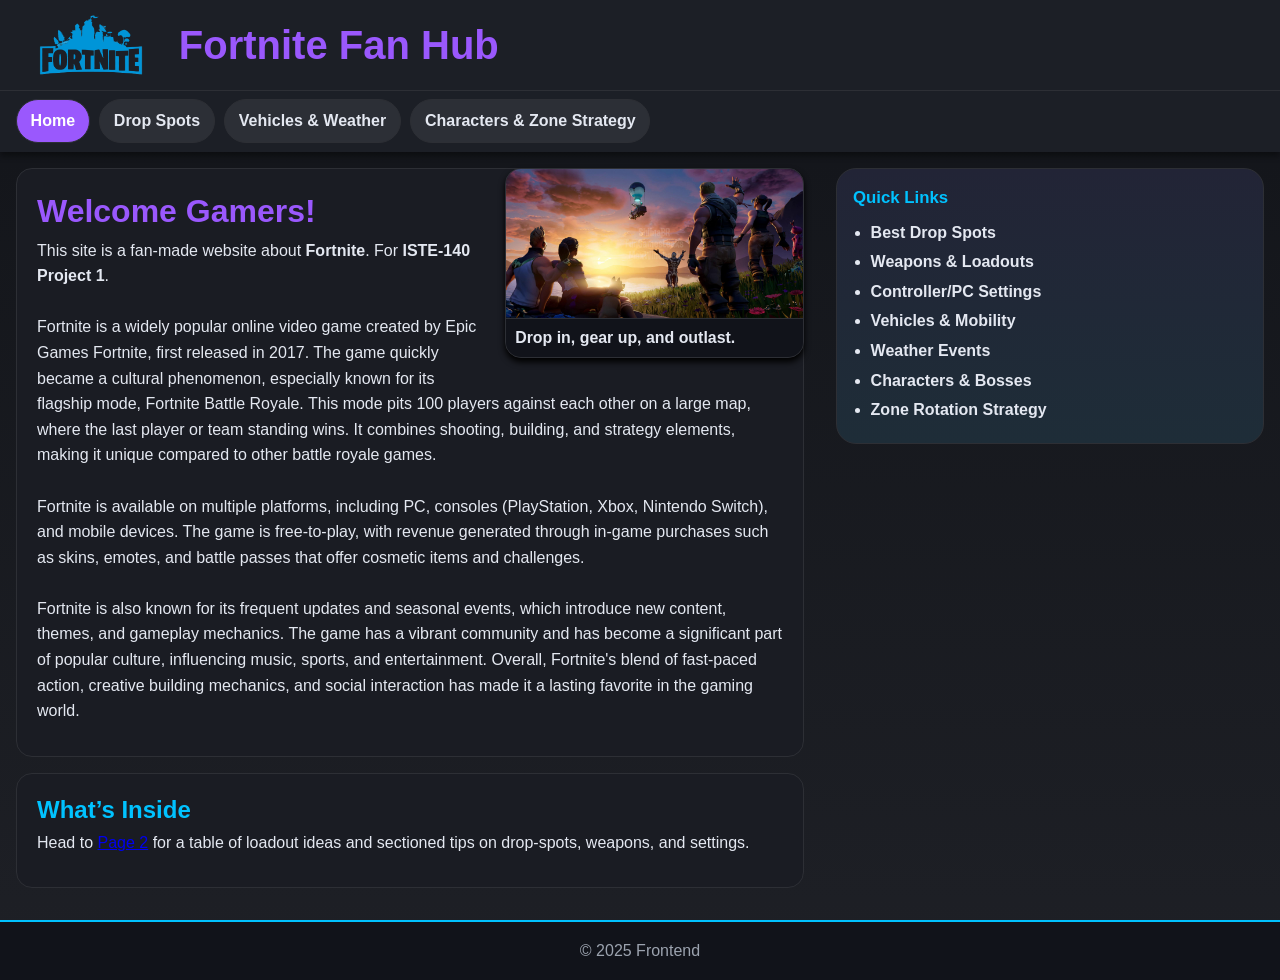
<file: Informative Website/index.html>
<!doctype html>
<html lang="en">
<head>
  <meta charset="utf-8">
  <meta name="viewport" content="width=device-width, initial-scale=1">
  <title>Fortnite Fan Hub - ISTE140</title>
  <!-- Link to css file -->
  <link rel="stylesheet" href="assets/css/style.css">
</head>
<body>
<!-- Skip link to improve accessibility -->
<a class="skip-link" href="#main">Skip to content</a>

<div class="wrapper">
  <!-- Site Header with logo and navigation -->
  <header class="site-header">
    <div class="brand">
      <!-- Logo image -->
      <img src="assets/images/logo.png" alt="Fortnite Fan Hub logo" width="150" height="60">
      <h1>Fortnite Fan Hub</h1>
    </div>

    <!-- Primary navigation bar -->
    <nav class="primary" aria-label="Primary">
      <ul>
        <li><a href="index.html" aria-current="page">Home</a></li>
        <li><a href="page2.html">Drop Spots</a></li>
	<li><a href="page3.html">Vehicles & Weather</a></li>
	<li><a href="page4.html">Characters & Zone Strategy</a></li>
      </ul>
    </nav>
  </header>

  <div class="content aside-left">
    <aside class="sidebar" aria-label="Sidebar">
      <h2>Quick Links</h2>
      <ul>
        <li><a href="page2.html#drop-spots">Best Drop Spots</a></li>
        <li><a href="page2.html#weapons">Weapons &amp; Loadouts</a></li>
        <li><a href="page2.html#settings">Controller/PC Settings</a></li>
        <li><a href="page3.html#vehicles">Vehicles &amp; Mobility</a></li>
        <li><a href="page3.html#weather">Weather Events</a></li>
        <li><a href="page4.html#npcs">Characters &amp; Bosses</a></li>
        <li><a href="page4.html#zones">Zone Rotation Strategy</a></li>
      </ul>
    </aside>

    <main id="main">
      <figure class="figure-wrap">
        <img src="assets/images/fn1.jpg" alt="Stylized view of the Fortnite island with the Battle Bus">
        <figcaption><h3>Drop in, gear up, and outlast.</h3></figcaption>
      </figure>

      <div class="card">
        <h2>Welcome Gamers!</h2>
        <p>This site is a fan-made website about <strong>Fortnite</strong>. For  <strong>ISTE-140 Project 1</strong>.</p><br>
        <p>Fortnite is a widely popular online video game created by Epic Games Fortnite, first released in 2017. The game quickly became a cultural phenomenon, especially known for its flagship mode, Fortnite Battle Royale. This mode pits 100 players against each other on a large map, where the last player or team standing wins. It combines shooting, building, and strategy elements, making it unique compared to other battle royale games.</p><br>
        <p>Fortnite is available on multiple platforms, including PC, consoles (PlayStation, Xbox, Nintendo Switch), and mobile devices. The game is free-to-play, with revenue generated through in-game purchases such as skins, emotes, and battle passes that offer cosmetic items and challenges.</p><br>
        <p>Fortnite is also known for its frequent updates and seasonal events, which introduce new content, themes, and gameplay mechanics. The game has a vibrant community and has become a significant part of popular culture, influencing music, sports, and entertainment. Overall, Fortnite's blend of fast-paced action, creative building mechanics, and social interaction has made it a lasting favorite in the gaming world.</p>
      </div>

      <!-- Internal navigation linking to Page 2 -->
      <div class="card">
        <h3>What’s Inside</h3>
        <p>Head to <a href="page2.html">Page 2</a> for a table of loadout ideas and sectioned tips on drop-spots, weapons, and settings.</p>
      </div>
    </main>
  </div>

  <!-- Footer section -->
  <footer class="site-footer">
    &copy; 2025 Frontend
  </footer>
</div>
</body>
</html>
</file>
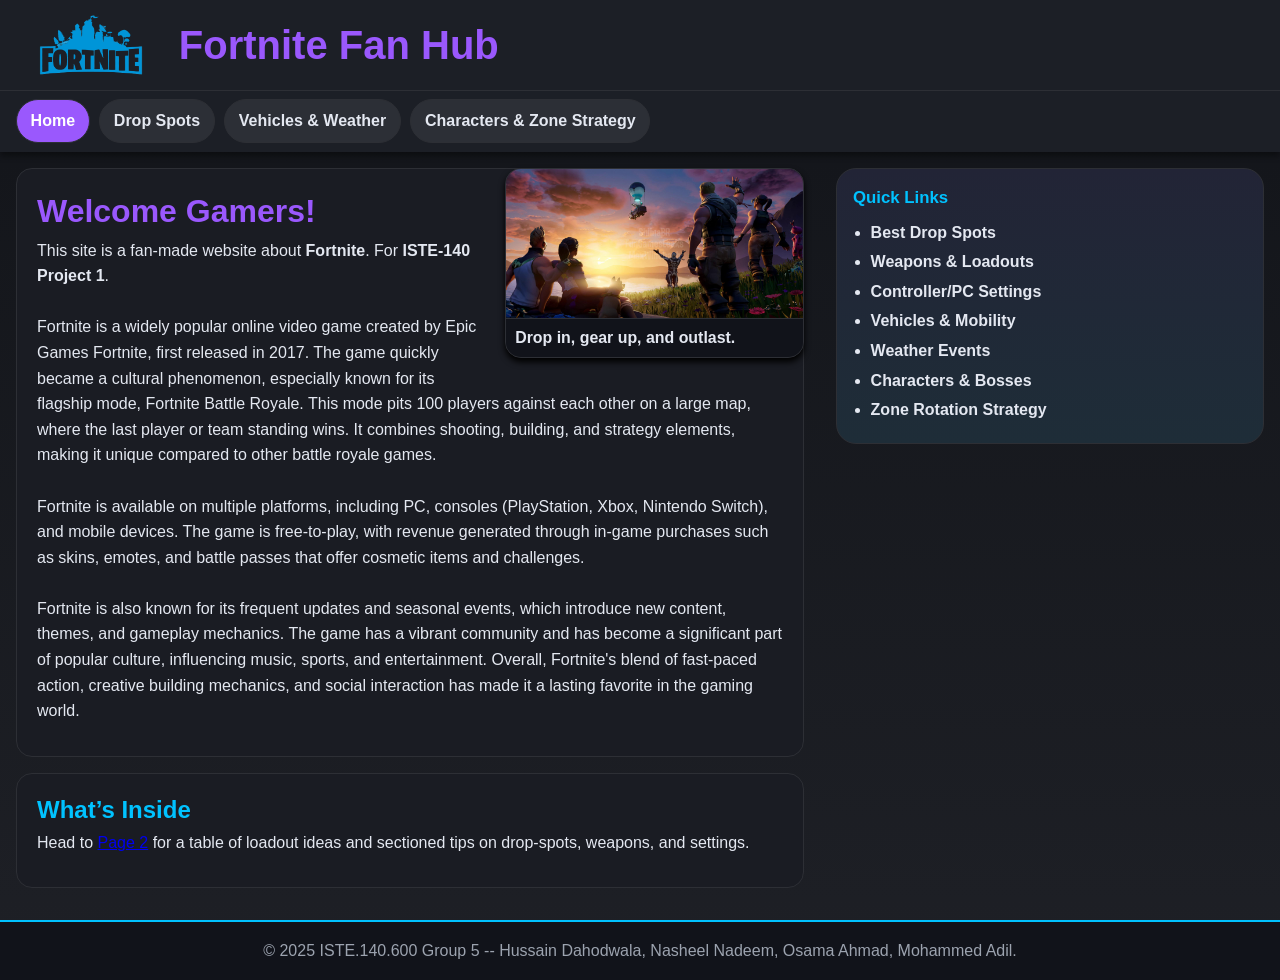
<file: Informative Website/Frontend Website Project 2/index.html>
<!doctype html>
<html lang="en">
<head>
  <meta charset="utf-8">
  <meta name="viewport" content="width=device-width, initial-scale=1">
  <title>Fortnite Fan Hub - ISTE140</title>
  <!-- Link to css file -->
  <link rel="stylesheet" href="assets/css/style.css">
</head>
<body>
<!-- Skip link to improve accessibility -->
<a class="skip-link" href="#main">Skip to content</a>

<div class="wrapper">
  <!-- Site Header with logo and navigation -->
  <header class="site-header">
    <div class="brand">
      <!-- Logo image -->
      <img src="assets/images/logo.png" alt="Fortnite Fan Hub logo" width="150" height="60">
      <h1>Fortnite Fan Hub</h1>
    </div>

    <!-- Primary navigation bar -->
    <nav class="primary" aria-label="Primary">
      <ul>
        <li><a href="index.html" aria-current="page">Home</a></li>
        <li><a href="page2.html">Drop Spots</a></li>
	<li><a href="page3.html">Vehicles & Weather</a></li>
	<li><a href="page4.html">Characters & Zone Strategy</a></li>
      </ul>
    </nav>
  </header>

  <div class="content aside-left">
    <aside class="sidebar" aria-label="Sidebar">
      <h2>Quick Links</h2>
      <ul>
        <li><a href="page2.html#drop-spots">Best Drop Spots</a></li>
        <li><a href="page2.html#weapons">Weapons &amp; Loadouts</a></li>
        <li><a href="page2.html#settings">Controller/PC Settings</a></li>
        <li><a href="page3.html#vehicles">Vehicles &amp; Mobility</a></li>
        <li><a href="page3.html#weather">Weather Events</a></li>
        <li><a href="page4.html#npcs">Characters &amp; Bosses</a></li>
        <li><a href="page4.html#zones">Zone Rotation Strategy</a></li>
      </ul>
    </aside>

    <main id="main">
      <figure class="figure-wrap">
        <img src="assets/images/fn1.jpg" alt="Stylized view of the Fortnite island with the Battle Bus">
        <figcaption><h3>Drop in, gear up, and outlast.</h3></figcaption>
      </figure>

      <div class="card">
        <h2>Welcome Gamers!</h2>
        <p>This site is a fan-made website about <strong>Fortnite</strong>. For  <strong>ISTE-140 Project 1</strong>.</p><br>
        <p>Fortnite is a widely popular online video game created by Epic Games Fortnite, first released in 2017. The game quickly became a cultural phenomenon, especially known for its flagship mode, Fortnite Battle Royale. This mode pits 100 players against each other on a large map, where the last player or team standing wins. It combines shooting, building, and strategy elements, making it unique compared to other battle royale games.</p><br>
        <p>Fortnite is available on multiple platforms, including PC, consoles (PlayStation, Xbox, Nintendo Switch), and mobile devices. The game is free-to-play, with revenue generated through in-game purchases such as skins, emotes, and battle passes that offer cosmetic items and challenges.</p><br>
        <p>Fortnite is also known for its frequent updates and seasonal events, which introduce new content, themes, and gameplay mechanics. The game has a vibrant community and has become a significant part of popular culture, influencing music, sports, and entertainment. Overall, Fortnite's blend of fast-paced action, creative building mechanics, and social interaction has made it a lasting favorite in the gaming world.</p>
      </div>

      <!-- Internal navigation linking to Page 2 -->
      <div class="card">
        <h3>What’s Inside</h3>
        <p>Head to <a href="page2.html">Page 2</a> for a table of loadout ideas and sectioned tips on drop-spots, weapons, and settings.</p>
      </div>
    </main>
  </div>

  <!-- Footer section -->
  <footer class="site-footer">
    &copy; 2025 ISTE.140.600 Group 5 -- Hussain Dahodwala, Nasheel Nadeem, Osama Ahmad, Mohammed Adil.
  </footer>
</div>
</body>
</html>
</file>
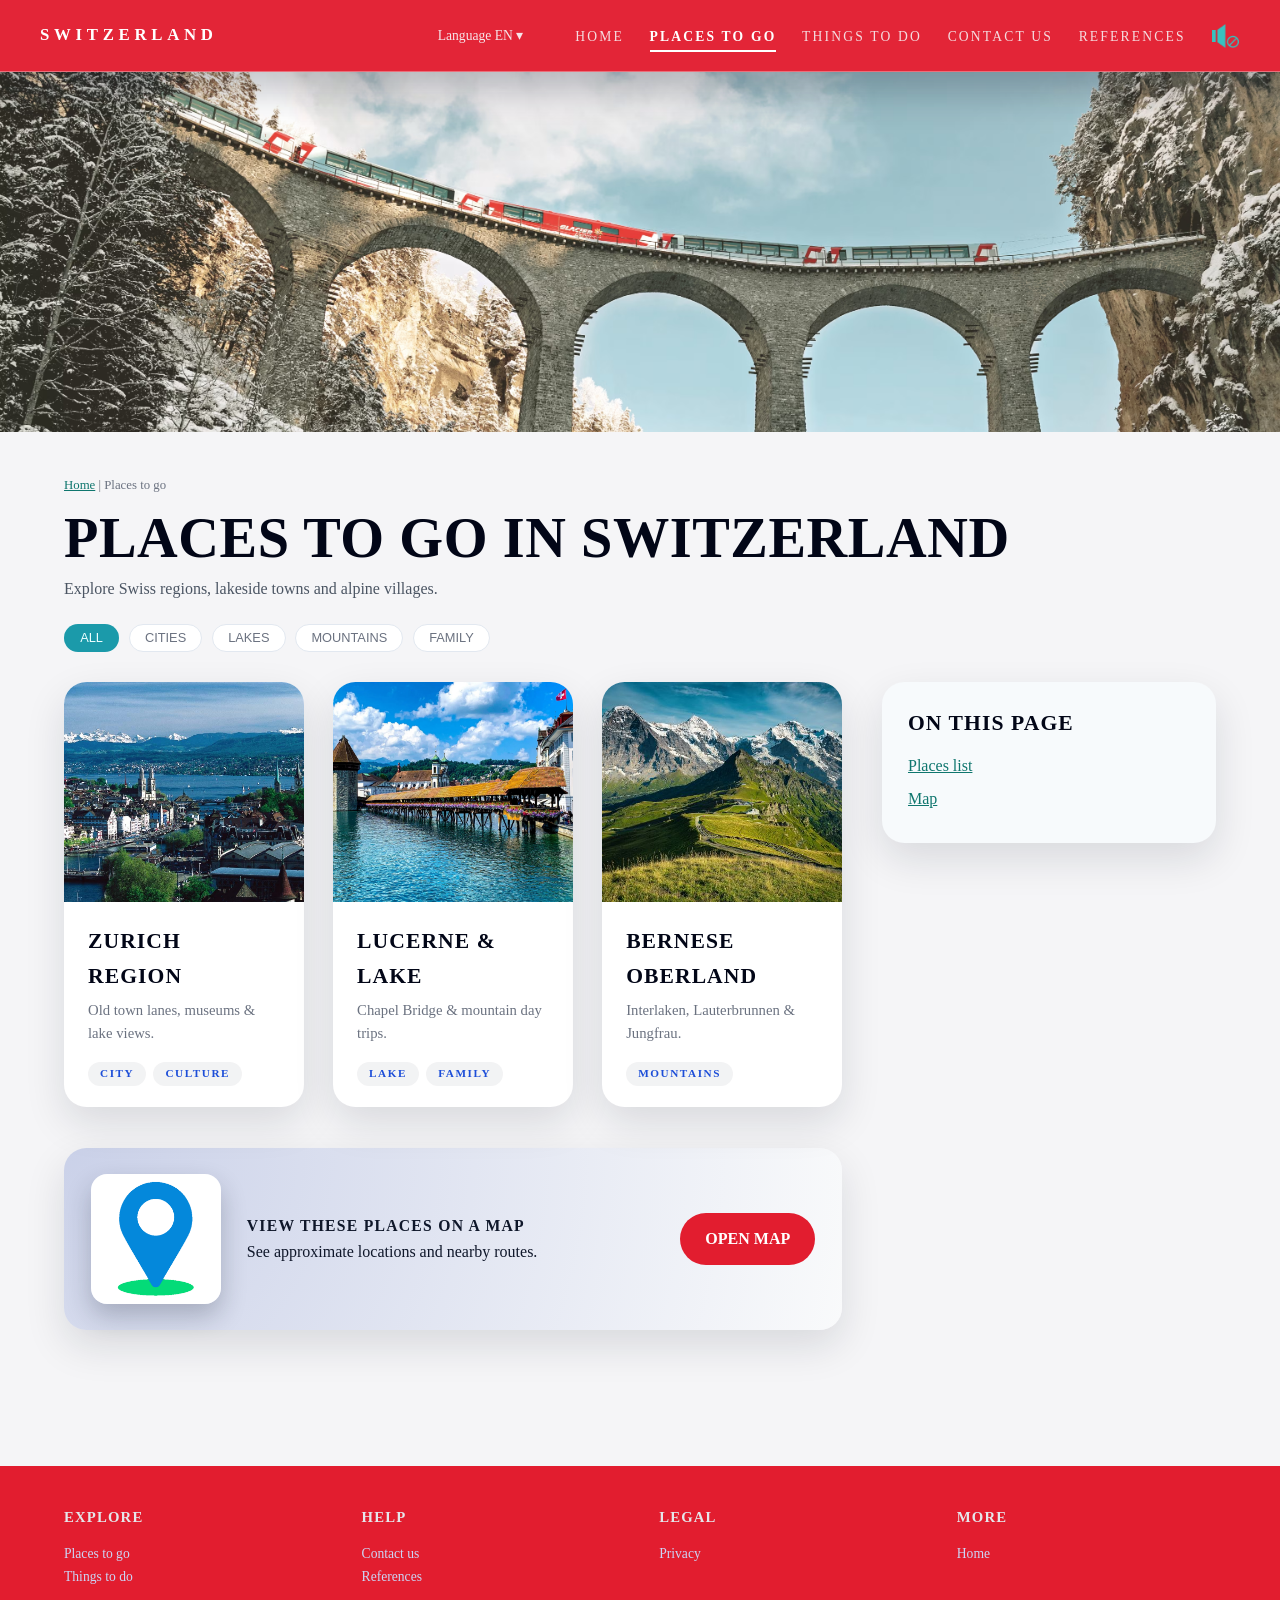
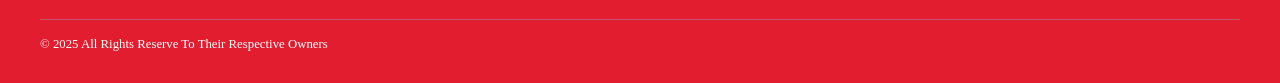
<file: Country Marketing Website/page2.html>
<!doctype html>
<html lang="en">
  <head>
    <meta charset="utf-8">
    <meta name="viewport" content="width=device-width, initial-scale=1">
    <meta name="author" content="Hussain Dahodwala">
    <title>Places to go</title>
    <link rel="stylesheet" href="assets/CSS/style.css">
    <script src="page2.js" defer></script>
  </head>
  <body class="page-places">
    <audio id="audio" src="assets/media/nature-sounds.mp3" loop muted></audio>
    <header class="site-header">
      <div class="container topbar">
        <div class="logo">SWITZERLAND</div>
        <span class="lang">Language EN ▾</span>
        <label class="hamburger" for="nav-toggle"></label>
        <input type="checkbox" id="nav-toggle">
        <nav class="primary">
          <ul>
            <li><a href="index.html">Home</a></li>
            <li><a aria-current="page" href="page2.html">Places to go</a></li>
            <li><a href="page3.html">Things to do</a></li>
            <li><a href="page4.html">Contact us</a></li>
            <li><a href="references.html">References</a></li>
            <li><button id="audio_btn" class="btn"><img id="playAudio" src="assets/media/mute-btn.png" alt="audio unmute/mute"></button></li>
          </ul>
        </nav>
      </div>
    </header>

    <section class="hero-photo" aria-label="Places to go banner">
      <img src="assets/media/places.jpg" alt="Wide scenic banner">
    </section>

    <section class="prologue">
      <div class="container">
        <div class="breadcrumb-inline">
          <a href="index.html">Home</a> | <span>Places to go</span>
        </div>
        <h1>PLACES TO GO IN SWITZERLAND</h1>
        <p>Explore Swiss regions, lakeside towns and alpine villages.</p>
        <div class="filters">
          <button id="ALL_btn" class="chip active" type="button">All</button>
          <button id="Cities_btn" class="chip" type="button">Cities</button>
          <button id="Lakes_btn" class="chip" type="button">Lakes</button>
          <button id="Mountains_btn" class="chip" type="button">Mountains</button>
          <button id="Family_btn" class="chip" type="button">Family</button>
        </div>
      </div>
    </section>

    <main id="main" class="container layout">
      <section>
        <div class="grid">
          <article id="zurichTile" class="tile">
            <div class="media"><img src="assets/media/zurich.jpg" alt=""></div>
            <div class="body"><h3>Zurich Region</h3><p class="muted">Old town lanes, museums &amp; lake views.</p><div class="meta"><span class="badge">City</span><span class="badge">Culture</span></div></div>
          </article>
          <article id="lakeTile" class="tile">
            <div class="media"><img src="assets/media/lake.jpeg" alt=""></div>
            <div class="body"><h3>Lucerne &amp; Lake</h3><p class="muted">Chapel Bridge &amp; mountain day trips.</p><div class="meta"><span class="badge">Lake</span><span class="badge">Family</span></div></div>
          </article>
          <article id="berneseTile" class="tile">
            <div class="media"><img src="assets/media/bernese.jpg" alt=""></div>
            <div class="body"><h3>Bernese Oberland</h3><p class="muted">Interlaken, Lauterbrunnen &amp; Jungfrau.</p><div class="meta"><span class="badge">Mountains</span></div></div>
          </article>
        </div>

        <main id="map">
        <div class="map-cta">
          <div class="thumb" aria-hidden="true"><img src="assets/media/map.png" alt=""></div>
          <div><strong>View these places on a map</strong><br>See approximate locations and nearby routes.</div>
          <a class="btn primary" target="_blank" href="https://www.google.com/maps/search/things+to+do+in+switzerland/@46.7733782,7.0618179,7.92z?entry=ttu&g_ep=EgoyMDI1MTExMi4wIKXMDSoASAFQAw%3D%3D">Open map</a>
        </main>
        </div>
      </section>

      <aside class="side">
        <h3>On this page</h3>
        <ul>
          <li><a href="#main">Places list</a></li>
          <li><a href="#map">Map</a></li>
        </ul>
      </aside>
    </main>

    <footer class="site-footer">
      <div class="container footer-grid">
        <div class="footer-col"><h4>Explore</h4><ul><li><a href="page2.html">Places to go</a></li><li><a href="page3.html">Things to do</a></li></ul></div>
        <div class="footer-col"><h4>Help</h4><ul><li><a href="page4.html">Contact us</a></li><li><a href="references.html">References</a></li></ul></div>
        <div class="footer-col"><h4>Legal</h4><ul><li><a href="#">Privacy</a></li></ul></div>
        <div class="footer-col"><h4>More</h4><ul><li><a href="index.html">Home</a></li></ul></div>
      </div>
      <div class="container footer-bottom">© 2025 All Rights Reserve To Their Respective Owners</div>
    </footer>
  </body>
</html>
</file>
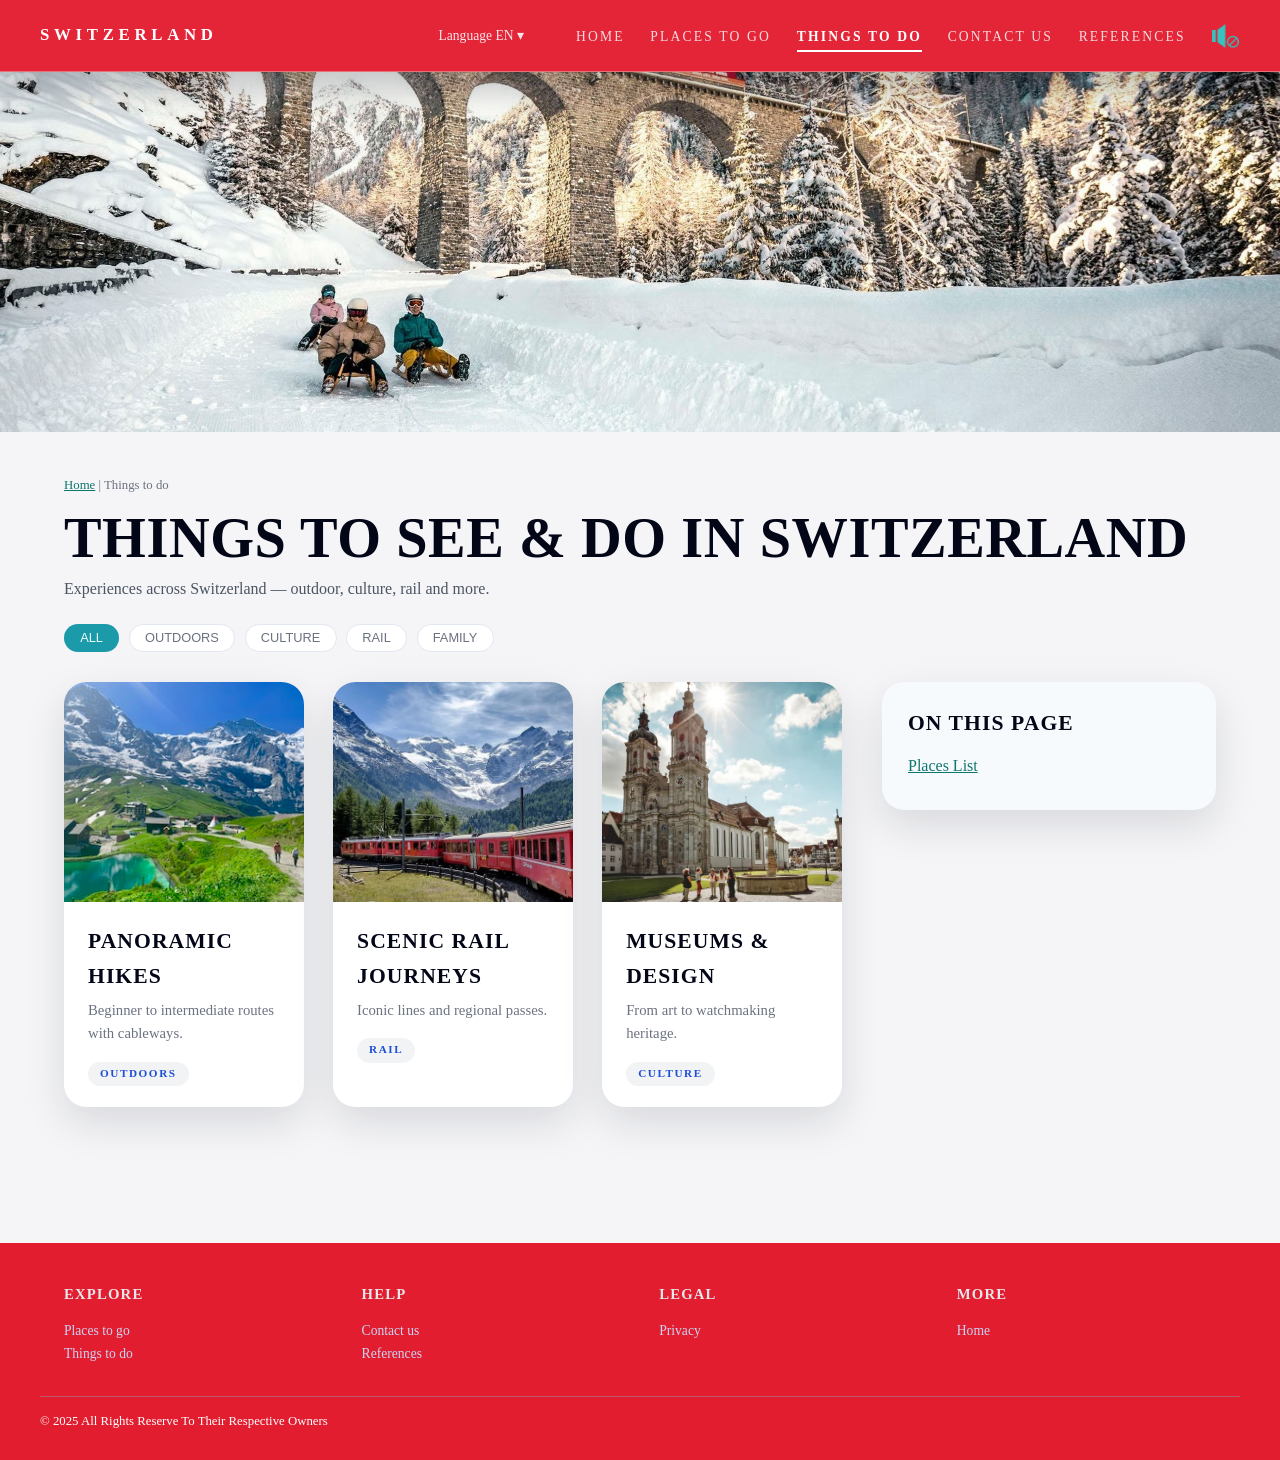
<file: Country Marketing Website/page3.html>
<!doctype html>
<html lang="en">
  <head>
    <meta charset="utf-8">
    <meta name="viewport" content="width=device-width, initial-scale=1">
    <meta name="author" content="Hussain Dahodwala">
    <title>Things to do</title>
    <link rel="stylesheet" href="assets/CSS/style.css">
    <script src="page3.js" defer></script>
  </head>
  <body>
    <audio id="audio" src="assets/media/nature-sounds.mp3" loop muted></audio>
    <header class="site-header">
      <div class="container topbar">
        <div class="logo">SWITZERLAND</div>
        <span class="lang">Language EN ▾</span>
        <label class="hamburger" for="nav-toggle"></label>
        <input type="checkbox" id="nav-toggle">
        <nav class="primary">
          <ul>
            <li><a href="index.html">Home</a></li>
            <li><a href="page2.html">Places to go</a></li>
            <li><a aria-current="page" href="page3.html">Things to do</a></li>
            <li><a href="page4.html">Contact us</a></li>
            <li><a href="references.html">References</a></li>
            <li><button id="audio_btn" class="btn"><img id="playAudio" src="assets/media/mute-btn.png" alt="audio unmute/mute"></button></li>
          </ul>
        </nav>
      </div>
    </header>

    <section class="hero-photo" aria-label="Things to do banner">
      <img src="assets/media/adventure.jpg" alt="Wide activity banner">
    </section>

    <section class="prologue" id="prologue">
      <div class="container">
        <div class="breadcrumb-inline">
          <a href="index.html">Home</a> | <span>Things to do</span>
        </div>
        <h1>THINGS TO SEE &amp; DO IN SWITZERLAND</h1>
        <p>Experiences across Switzerland — outdoor, culture, rail and more.</p>
        <div class="filters">
          <button id="ALL_btn" class="chip active" type="button">All</button>
          <button id="Outdoors_btn" class="chip" type="button">Outdoors</button>
          <button id="Culture_btn" class="chip" type="button">Culture</button>
          <button id="Rail_btn" class="chip" type="button">Rail</button>
          <button id="Family_btn" class="chip" type="button">Family</button>
        </div>
      </div>
    </section>

    <main id="main" class="container layout">
      <section>
        <div class="grid">
          <article id="hikeTile" class="tile">
            <div class="media"><img src="assets/media/hike.jpg" alt=""></div>
            <div class="body"><h3>Panoramic hikes</h3><p class="muted">Beginner to intermediate routes with cableways.</p><div class="meta"><span class="badge">Outdoors</span></div></div>
          </article>
          <article id="railTile" class="tile">
            <div class="media"><img src="assets/media/scenic_rail.jpg" alt=""></div>
            <div class="body"><h3>Scenic rail journeys</h3><p class="muted">Iconic lines and regional passes.</p><div class="meta"><span class="badge">Rail</span></div></div>
          </article>
          <article id="museumTile" class="tile">
            <div class="media"><img src="assets/media/museum.jpg" alt=""></div>
            <div class="body"><h3>Museums &amp; design</h3><p class="muted">From art to watchmaking heritage.</p><div class="meta"><span class="badge">Culture</span></div></div>
          </article>
        </div>
      </section>

      <aside class="side">
        <h3>On this page</h3>
        <ul>
          <li><a href="#prologue">Places List</a></li>
        </ul>
      </aside>
    </main>

    <footer class="site-footer">
      <div class="container footer-grid">
        <div class="footer-col"><h4>Explore</h4><ul><li><a href="page2.html">Places to go</a></li><li><a href="page3.html">Things to do</a></li></ul></div>
        <div class="footer-col"><h4>Help</h4><ul><li><a href="page4.html">Contact us</a></li><li><a href="references.html">References</a></li></ul></div>
        <div class="footer-col"><h4>Legal</h4><ul><li><a href="#">Privacy</a></li></ul></div>
        <div class="footer-col"><h4>More</h4><ul><li><a href="index.html">Home</a></li></ul></div>
      </div>
      <div class="container footer-bottom">© 2025 All Rights Reserve To Their Respective Owners</div>
    </footer>
  </body>
</html>
</file>
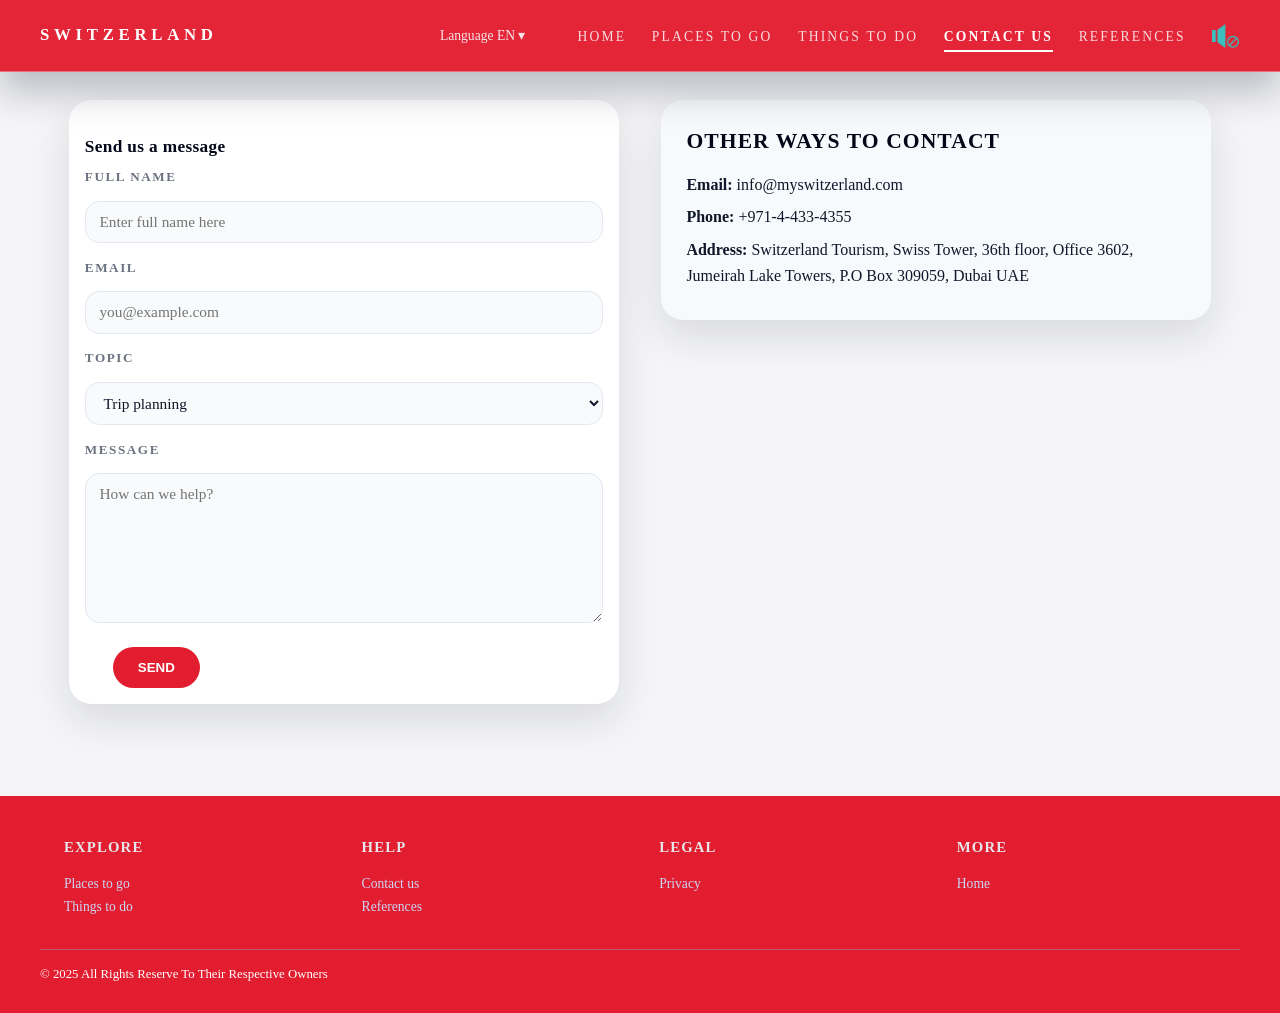
<file: Country Marketing Website/page4.html>
<!doctype html>
<html lang="en">
  <head>
    <meta charset="utf-8">
    <meta name="viewport" content="width=device-width, initial-scale=1">
    <meta name="author" content="Hussain Dahodwala">
    <title>Contact us</title>
    <link rel="stylesheet" href="assets/CSS/style.css">
    <script src="page4.js" defer></script>
  </head>
  <body class="page-contact">
    <audio id="audio" src="assets/media/nature-sounds.mp3" loop muted></audio>
    <header class="site-header">
      <div class="container topbar">
        <div class="logo">SWITZERLAND</div>
        <span class="lang">Language EN ▾</span>
        <label class="hamburger" for="nav-toggle"></label>
        <input type="checkbox" id="nav-toggle">
        <nav class="primary">
          <ul>
            <li><a href="index.html">Home</a></li>
            <li><a href="page2.html">Places to go</a></li>
            <li><a href="page3.html">Things to do</a></li>
            <li><a aria-current="page" href="page4.html">Contact us</a></li>
            <li><a href="references.html">References</a></li>
            <li><button id="audio_btn" class="btn"><img id="playAudio" src="assets/media/mute-btn.png" alt="audio unmute/mute"></button></li>
          </ul>
        </nav>
      </div>
    </header>

    <main id="main" class="container" style="padding:28px 0">
      <div class="layout" style="grid-template-columns:1fr 1fr">
        <section>
          <div class="tile" style="padding:16px">
            <h2>Send us a message</h2>
            <form action="#" method="post">
              <label for="name">Full name</label>
              <input id="name" name="name" type="text" placeholder="Enter full name here" required>
              <label for="email">Email</label>
              <input id="email" name="email" type="email" placeholder="you@example.com" required>
              <label for="topic">Topic</label>
              <select id="topic" name="topic">
                <option>Trip planning</option><option>Swiss Travel Pass</option><option>Accessibility</option><option>Other</option>
              </select>
              <label for="message">Message</label>
              <textarea id="message" name="message" placeholder="How can we help?"></textarea>
              <div style="margin-top:10px"><button class="btn primary" type="submit">Send</button></div>
            </form>
          </div>
        </section>
        <aside class="side">
          <h3>Other ways to contact</h3>
          <ul>
            <li><strong>Email:</strong> info@myswitzerland.com</li>
            <li><strong>Phone:</strong> +971-4-433-4355</li>
            <li><strong>Address:</strong> Switzerland Tourism, Swiss Tower, 36th floor, Office 3602, Jumeirah Lake Towers, P.O Box 309059, Dubai UAE</li>
          </ul>
        </aside>
      </div>
    </main>

    <footer class="site-footer">
      <div class="container footer-grid">
        <div class="footer-col"><h4>Explore</h4><ul><li><a href="page2.html">Places to go</a></li><li><a href="page3.html">Things to do</a></li></ul></div>
        <div class="footer-col"><h4>Help</h4><ul><li><a href="page4.html">Contact us</a></li><li><a href="references.html">References</a></li></ul></div>
        <div class="footer-col"><h4>Legal</h4><ul><li><a href="#">Privacy</a></li></ul></div>
        <div class="footer-col"><h4>More</h4><ul><li><a href="index.html">Home</a></li></ul></div>
      </div>
      <div class="container footer-bottom">© 2025 All Rights Reserve To Their Respective Owners</div>
    </footer>
  </body>
</html>
</file>
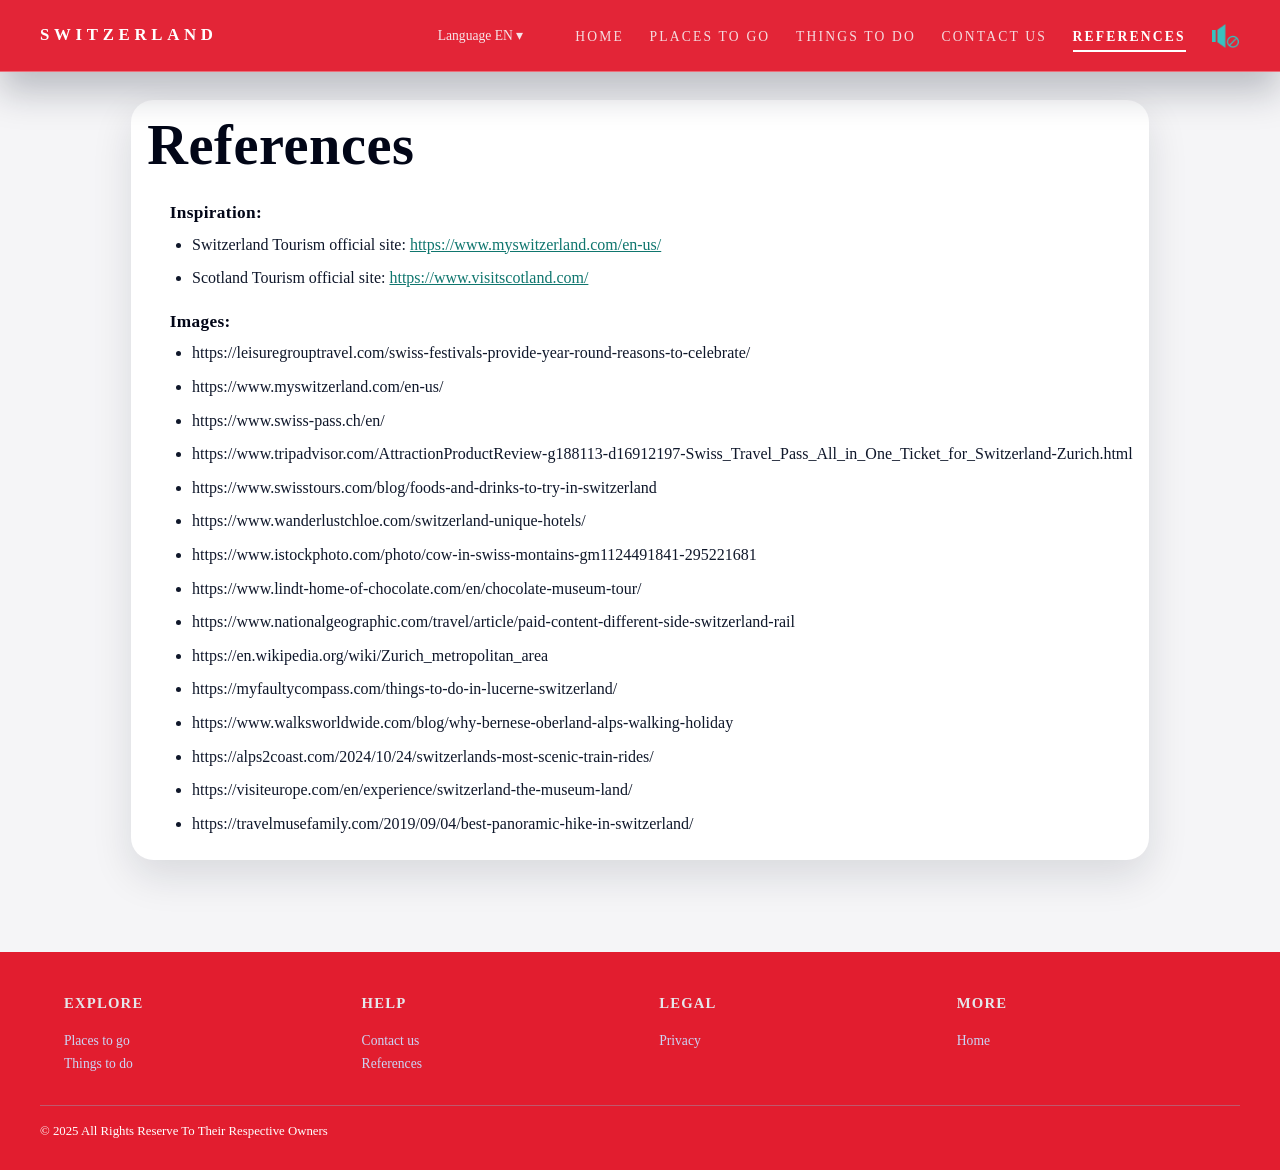
<file: Country Marketing Website/references.html>
<!doctype html>
<html lang="en">
  <head>
    <meta charset="utf-8">
    <meta name="viewport" content="width=device-width, initial-scale=1">
    <meta name="author" content="Hussain Dahodwala">
    <title>References</title>
    <link rel="stylesheet" href="assets/CSS/style.css">
    <script src="references.js" defer></script>
  </head>
  <body>
    <audio id="audio" src="assets/media/nature-sounds.mp3" loop muted></audio>
    <header class="site-header">
      <div class="container topbar">
        <div class="logo">SWITZERLAND</div>
        <span class="lang">Language EN ▾</span>
        <label class="hamburger" for="nav-toggle"></label>
        <input type="checkbox" id="nav-toggle">
        <nav class="primary">
          <ul>
            <li><a href="index.html">Home</a></li>
            <li><a href="page2.html">Places to go</a></li>
            <li><a href="page3.html">Things to do</a></li>
            <li><a href="page4.html">Contact us</a></li>
            <li><a aria-current="page" href="references.html">References</a></li>
            <li><button id="audio_btn" class="btn"><img id="playAudio" src="assets/media/mute-btn.png" alt="audio unmute/mute"></button></li>
          </ul>
        </nav>
      </div>
    </header>

    <main id="main" class="container" style="padding:28px 0">
      <div class="tile" style="padding:16px">
        <h1>References</h1>
        <ul>
          <h2>Inspiration:</h2>
          <ul>
          <li>Switzerland Tourism official site: <a href="https://www.myswitzerland.com/en-us/">https://www.myswitzerland.com/en-us/</a></li>
          <li>Scotland Tourism official site: <a href="https://www.visitscotland.com/">https://www.visitscotland.com/</a></li>
          </ul>
          <h2>Images:</h2>
          <ul>
          <li> https://leisuregrouptravel.com/swiss-festivals-provide-year-round-reasons-to-celebrate/</li>
          <li> https://www.myswitzerland.com/en-us/</li>
          <li> https://www.swiss-pass.ch/en/</li> 
          <li> https://www.tripadvisor.com/AttractionProductReview-g188113-d16912197-Swiss_Travel_Pass_All_in_One_Ticket_for_Switzerland-Zurich.html </li>
          <li> https://www.swisstours.com/blog/foods-and-drinks-to-try-in-switzerland </li>
          <li> https://www.wanderlustchloe.com/switzerland-unique-hotels/ </li>
          <li> https://www.istockphoto.com/photo/cow-in-swiss-montains-gm1124491841-295221681 </li>
          <li> https://www.lindt-home-of-chocolate.com/en/chocolate-museum-tour/ </li>
          <li> https://www.nationalgeographic.com/travel/article/paid-content-different-side-switzerland-rail </li>
          <li> https://en.wikipedia.org/wiki/Zurich_metropolitan_area </li>
          <li> https://myfaultycompass.com/things-to-do-in-lucerne-switzerland/ </li>
          <li> https://www.walksworldwide.com/blog/why-bernese-oberland-alps-walking-holiday </li>
          <li> https://alps2coast.com/2024/10/24/switzerlands-most-scenic-train-rides/ </li>
          <li> https://visiteurope.com/en/experience/switzerland-the-museum-land/ </li>
          <li> https://travelmusefamily.com/2019/09/04/best-panoramic-hike-in-switzerland/ </li>
          </ul>
        </ul>
      </div>
    </main>

    <footer class="site-footer">
      <div class="container footer-grid">
        <div class="footer-col"><h4>Explore</h4><ul><li><a href="page2.html">Places to go</a></li><li><a href="page3.html">Things to do</a></li></ul></div>
        <div class="footer-col"><h4>Help</h4><ul><li><a href="page4.html">Contact us</a></li><li><a href="references.html">References</a></li></ul></div>
        <div class="footer-col"><h4>Legal</h4><ul><li><a href="#">Privacy</a></li></ul></div>
        <div class="footer-col"><h4>More</h4><ul><li><a href="index.html">Home</a></li></ul></div>
      </div>
      <div class="container footer-bottom">© 2025 All Rights Reserve To Their Respective Owners</div>
    </footer>
  </body>
</html>
</file>
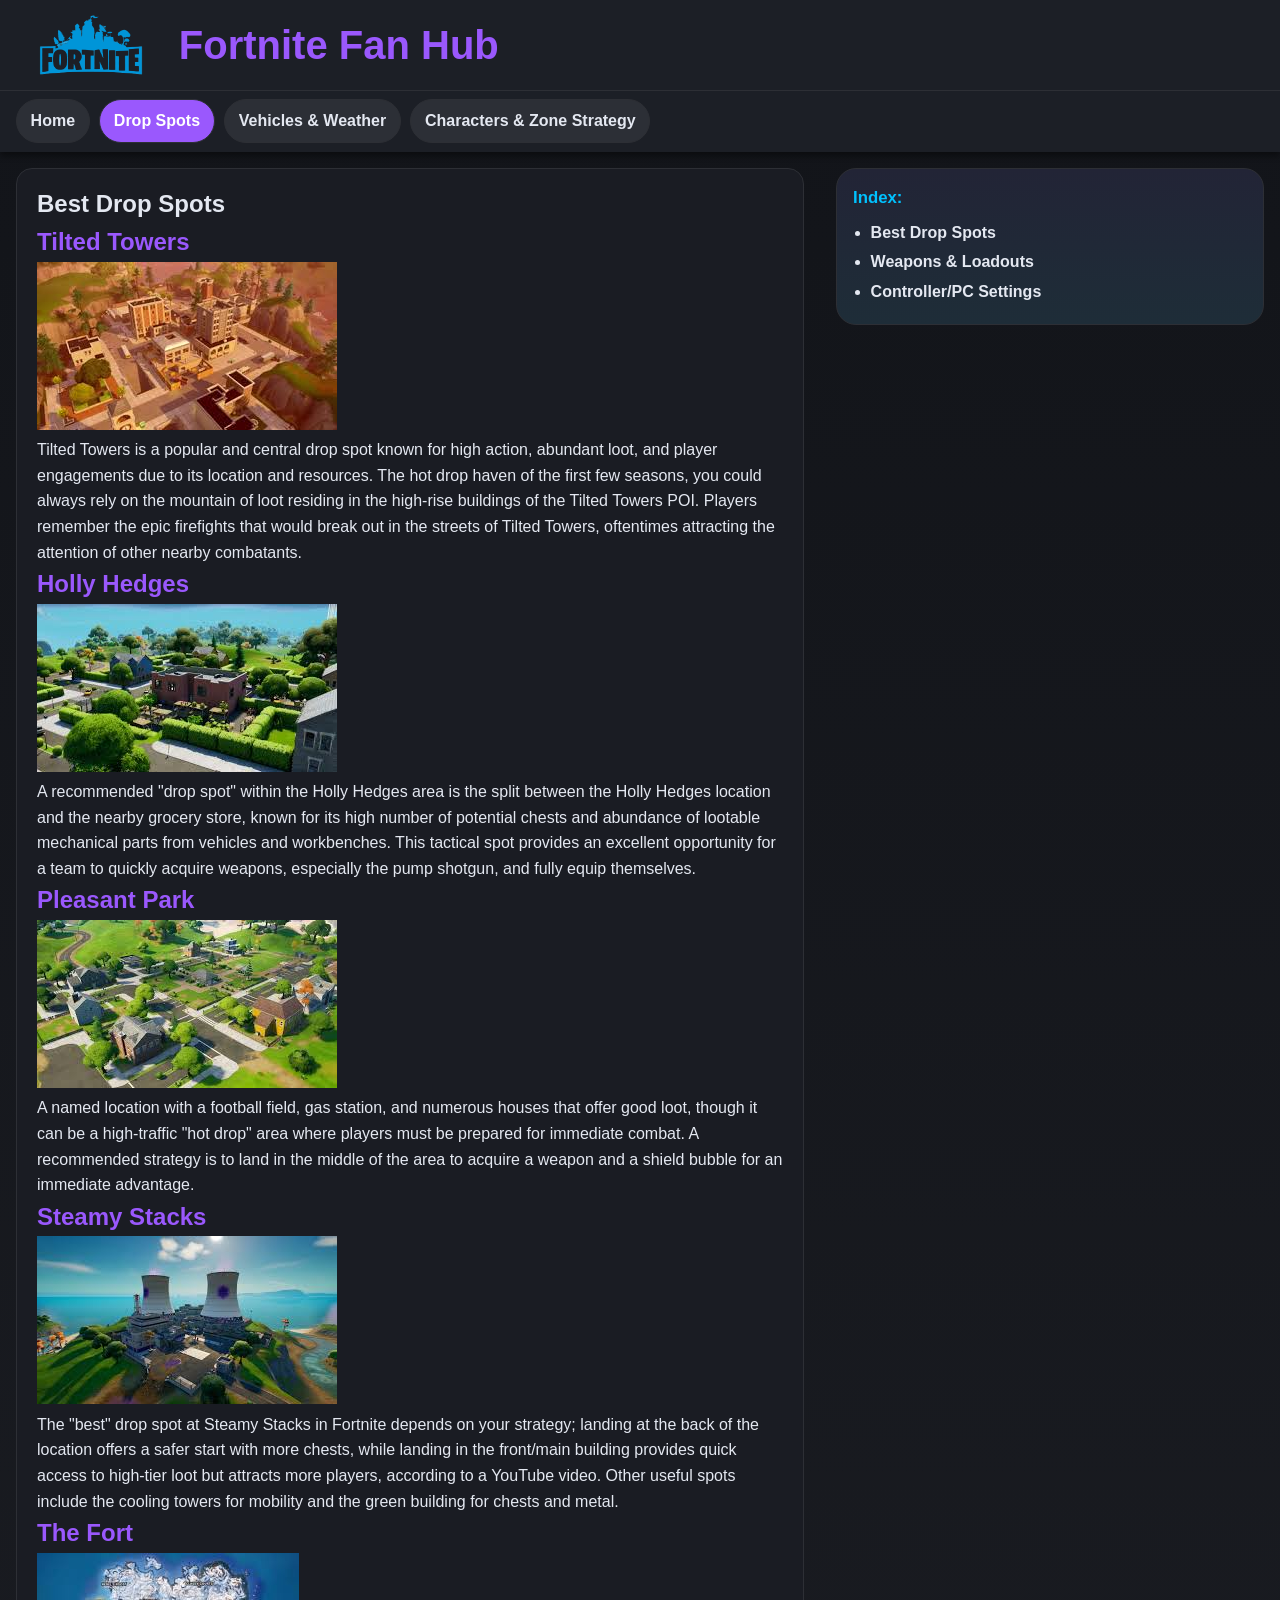
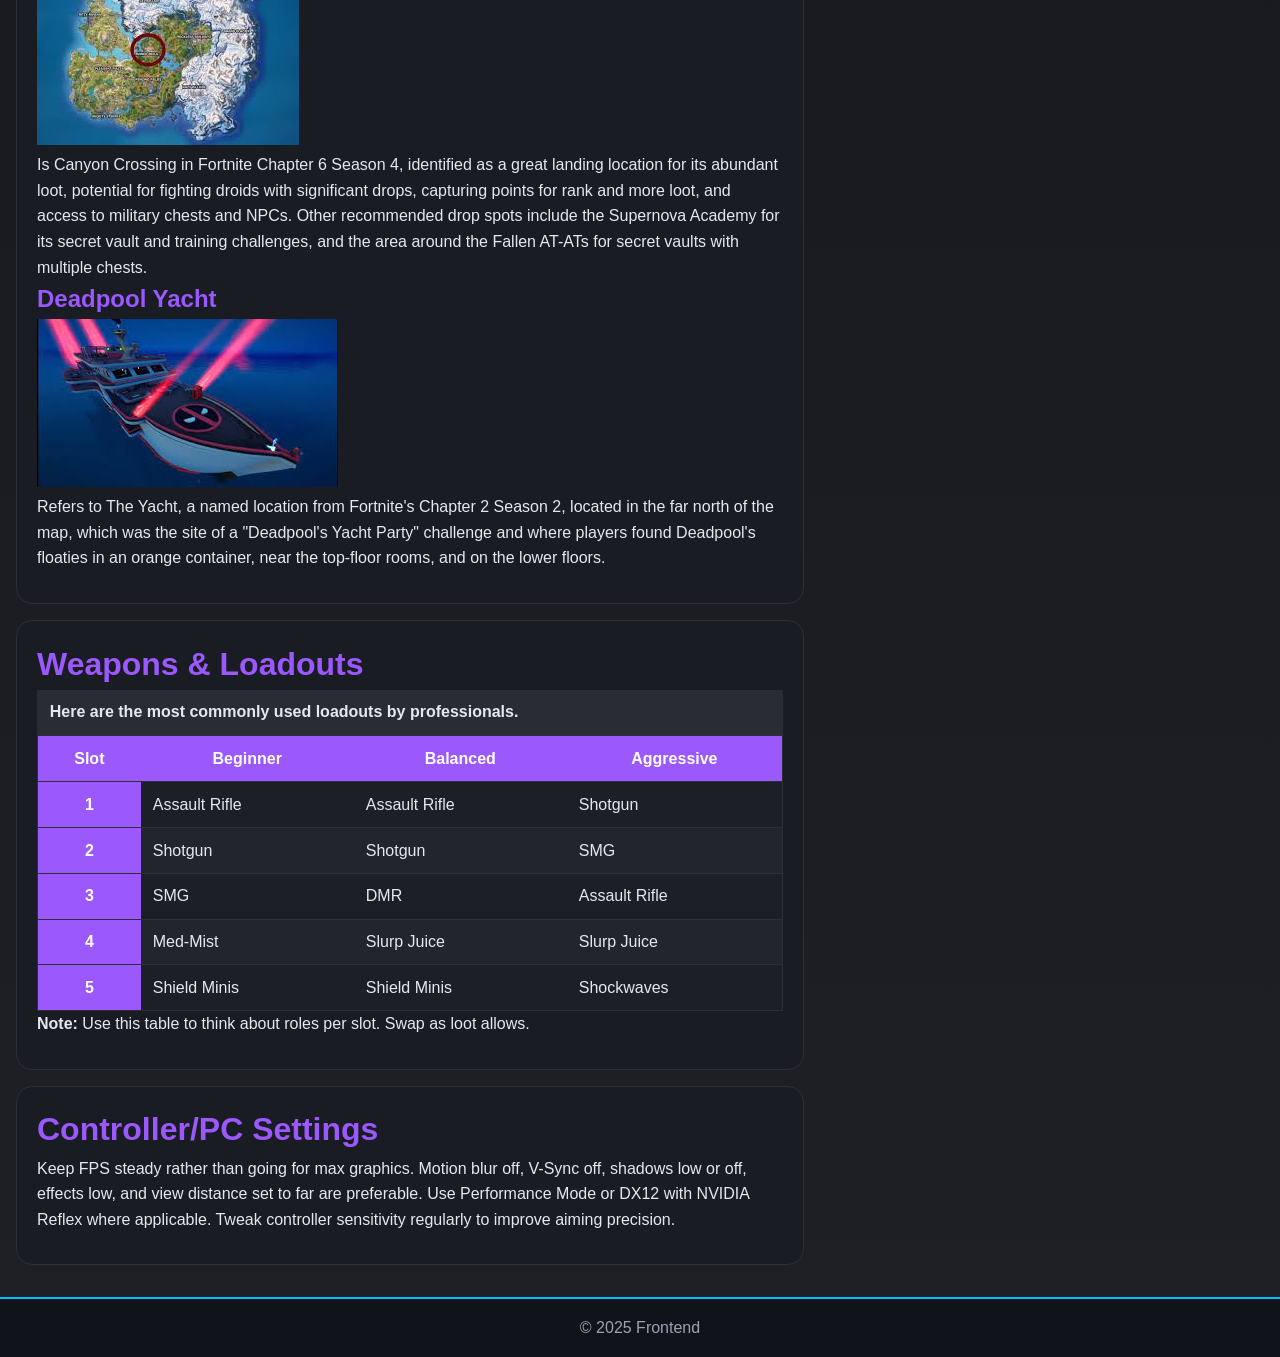
<file: Informative Website/page2.html>
<!doctype html>
<html lang="en">
<head>
  <meta charset="utf-8">
  <meta name="viewport" content="width=device-width, initial-scale=1">
  <title>Drop Spots & Loadouts — Fortnite Fan Hub</title>
  <!-- Link to css file -->
  <link rel="stylesheet" href="assets/css/style.css">
</head>
<body>
  <!-- Skip link to improve accessibility -->
  <a class="skip-link" href="#main">Skip to content</a>
  <div class="wrapper">
    <!-- Site Header with logo and navigation -->
    <header class="site-header">
      <div class="brand">
        <!-- Logo image -->
        <img src="assets/images/logo.png" alt="Fortnite Fan Hub logo" width="150" height="60">
        <h1>Fortnite Fan Hub</h1>
      </div>
      <!-- Primary navigation bar -->
      <nav class="primary" aria-label="Primary">
        <ul>
          <li><a href="index.html">Home</a></li>
          <li><a href="page2.html" aria-current="page">Drop Spots</a></li>
          <li><a href="page3.html">Vehicles & Weather</a></li>
          <li><a href="page4.html">Characters & Zone Strategy</a></li>
        </ul>
      </nav>
    </header>

    <!-- The main class that contains the main content  -->
    <div class="content">
      <main id="main">
        <article class="card" id="drop-spots">
          <h1>Best Drop Spots</h1>
          <dl>
            <dt>Tilted Towers</dt>
            <dd>
              <img src="assets/images/tilted.jpeg" alt="Tilted Towers image">
              <p>Tilted Towers is a popular and central drop spot known for high action, abundant loot, and player engagements due to its location and resources. The hot drop haven of the first few seasons, you could always rely on the mountain of loot residing in the high-rise buildings of the Tilted Towers POI. Players remember the epic firefights that would break out in the streets of Tilted Towers, oftentimes attracting the attention of other nearby combatants.</p>
            </dd>

            <dt>Holly Hedges</dt>
            <dd>
              <img src="assets/images/holly.jpeg" alt="Holly Hedges image">
              <p>A recommended "drop spot" within the Holly Hedges area is the split between the Holly Hedges location and the nearby grocery store, known for its high number of potential chests and abundance of lootable mechanical parts from vehicles and workbenches. This tactical spot provides an excellent opportunity for a team to quickly acquire weapons, especially the pump shotgun, and fully equip themselves.</p>
            </dd>

            <dt>Pleasant Park</dt>
            <dd>
              <img src="assets/images/pp.jpeg" alt="Pleasant Park image">
              <p>A named location with a football field, gas station, and numerous houses that offer good loot, though it can be a high-traffic "hot drop" area where players must be prepared for immediate combat. A recommended strategy is to land in the middle of the area to acquire a weapon and a shield bubble for an immediate advantage.</p>
            </dd>

            <dt>Steamy Stacks</dt>
            <dd>
              <img src="assets/images/ss.jpeg" alt="Steamy Stacks image">
              <p>The "best" drop spot at Steamy Stacks in Fortnite depends on your strategy; landing at the back of the location offers a safer start with more chests, while landing in the front/main building provides quick access to high-tier loot but attracts more players, according to a YouTube video. Other useful spots include the cooling towers for mobility and the green building for chests and metal.</p>
            </dd>

            <dt>The Fort</dt>
            <dd>
              <img src="assets/images/fort.jpeg" alt="The Fort image">
              <p>Is Canyon Crossing in Fortnite Chapter 6 Season 4, identified as a great landing location for its abundant loot, potential for fighting droids with significant drops, capturing points for rank and more loot, and access to military chests and NPCs. Other recommended drop spots include the Supernova Academy for its secret vault and training challenges, and the area around the Fallen AT-ATs for secret vaults with multiple chests. </p>
            </dd>

            <dt>Deadpool Yacht</dt>
            <dd>
              <img src="assets/images/deadpool.jpeg" alt="Deadpool Yacht image">
              <p>Refers to The Yacht, a named location from Fortnite's Chapter 2 Season 2, located in the far north of the map, which was the site of a "Deadpool's Yacht Party" challenge and where players found Deadpool's floaties in an orange container, near the top-floor rooms, and on the lower floors. </p>
            </dd>
          </dl>
        </article>

        <!-- Content that describes loadouts and weapons to use -->
        <article class="card" id="weapons">
          <h2>Weapons &amp; Loadouts</h2>
          <table class="data">
            <caption>Here are the most commonly used loadouts by professionals.</caption>
            <thead>
              <tr>
                <th scope="col">Slot</th>
                <th scope="col">Beginner</th>
                <th scope="col">Balanced</th>
                <th scope="col">Aggressive</th>
              </tr>
            </thead>
            <tbody>
              <tr><th scope="row">1</th><td>Assault Rifle</td><td>Assault Rifle</td><td>Shotgun</td></tr>
              <tr><th scope="row">2</th><td>Shotgun</td><td>Shotgun</td><td>SMG</td></tr>
              <tr><th scope="row">3</th><td>SMG</td><td>DMR</td><td>Assault Rifle</td></tr>
              <tr><th scope="row">4</th><td>Med-Mist</td><td>Slurp Juice</td><td>Slurp Juice</td></tr>
              <tr><th scope="row">5</th><td>Shield Minis</td><td>Shield Minis</td><td>Shockwaves</td></tr>
            </tbody>
          </table>
          <p><strong>Note:</strong> Use this table to think about roles per slot. Swap as loot allows.</p>
        </article>

        <!-- Content that describes recommened settings to use for controller users and pc users -->
        <article class="card" id="settings">
          <h2>Controller/PC Settings</h2>
          <p>Keep FPS steady rather than going for max graphics. Motion blur off, V-Sync off, shadows low or off, effects low, and view distance set to far are preferable. Use Performance Mode or DX12 with NVIDIA Reflex where applicable. Tweak controller sensitivity regularly to improve aiming precision.</p>
        </article>
      </main>

      <!-- Aside sidebar that points and scrolls to different parts of the html structure  -->
      <aside class="sidebar" aria-label="Sidebar">
        <h2>Index:</h2>
        <ul>
          <li><a href="#drop-spots">Best Drop Spots</a></li>
          <li><a href="#weapons">Weapons &amp; Loadouts</a></li>
          <li><a href="#settings">Controller/PC Settings</a></li>
        </ul>
      </aside>
    </div>

    <!-- Footer, that shows at the bottom of the webpage, copyright information and names -->
    <footer class="site-footer">
      &copy; 2025 Frontend
    </footer>
  </div>
</body>
</html>
</file>
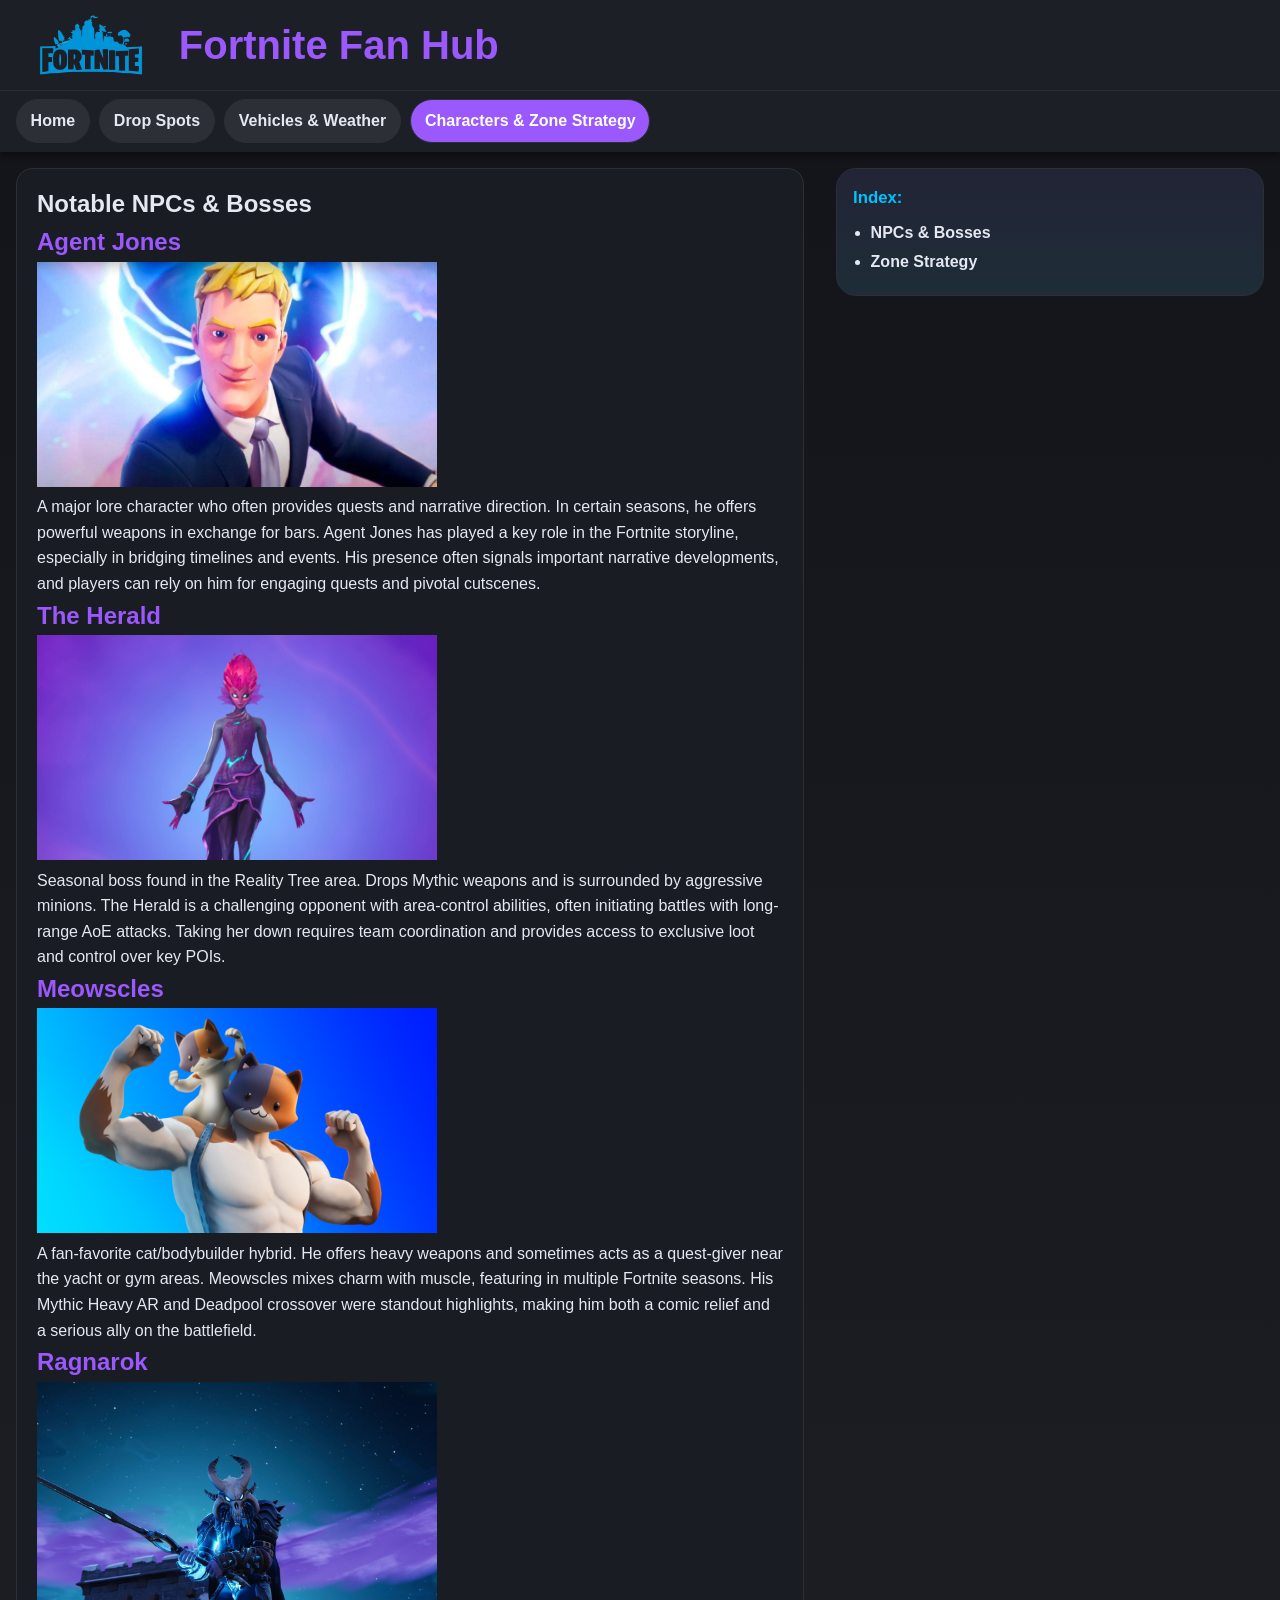
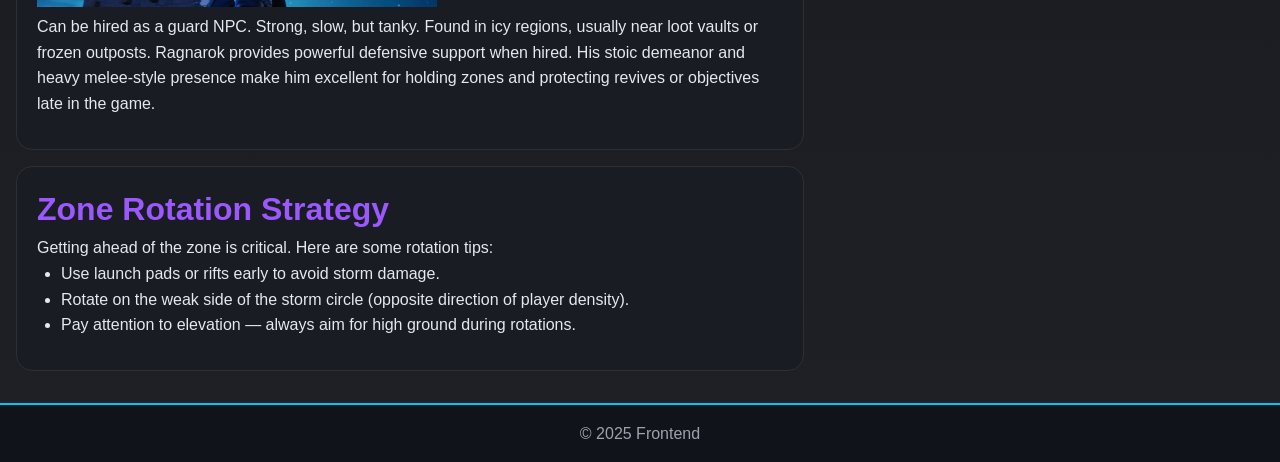
<file: Informative Website/page4.html>
<!doctype html>
<html lang="en">
<head>
  <meta charset="utf-8">
  <meta name="viewport" content="width=device-width, initial-scale=1">
  <title>Characters & Zone Strategy — Fortnite Fan Hub</title>
  <!-- Link to css file -->
  <link rel="stylesheet" href="assets/css/style.css">
</head>
<body>
  <!-- Skip link to improve accessibility -->
  <a class="skip-link" href="#main">Skip to content</a>
  <div class="wrapper">
    <!-- Site Header with logo and navigation -->
    <header class="site-header">
      <div class="brand">
        <!-- Logo image -->
        <img src="assets/images/logo.png" alt="Fortnite Fan Hub logo" width="150" height="60">
        <h1>Fortnite Fan Hub</h1>
      </div>
      <!-- Primary navigation bar -->
      <nav class="primary" aria-label="Primary">
        <ul>
          <li><a href="index.html">Home</a></li>
          <li><a href="page2.html">Drop Spots</a></li>
          <li><a href="page3.html">Vehicles & Weather</a></li>
          <li><a href="page4.html" aria-current="page">Characters & Zone Strategy</a></li>
        </ul>
      </nav>
    </header>

    <!-- The main class that contains the main content  -->
    <div class="content">
      <main id="main">
        <article class="card" id="npcs">
          <h1>Notable NPCs &amp; Bosses</h1>
          <dl>
            <dt>Agent Jones</dt>
            <dd>
              <img src="assets/images/agentjones.jpg" alt="Agent Jones Fortnite NPC" width="400">
              <p>A major lore character who often provides quests and narrative direction. In certain seasons, he offers powerful weapons in exchange for bars. Agent Jones has played a key role in the Fortnite storyline, especially in bridging timelines and events. His presence often signals important narrative developments, and players can rely on him for engaging quests and pivotal cutscenes.</p>
            </dd>

            <dt>The Herald</dt>
            <dd>
              <img src="assets/images/herald.jpg" alt="The Herald Fortnite boss" width="400">
              <p>Seasonal boss found in the Reality Tree area. Drops Mythic weapons and is surrounded by aggressive minions. The Herald is a challenging opponent with area-control abilities, often initiating battles with long-range AoE attacks. Taking her down requires team coordination and provides access to exclusive loot and control over key POIs.</p>
            </dd>

            <dt>Meowscles</dt>
            <dd>
              <img src="assets/images/meowscles.jpg" alt="Meowscles Fortnite NPC character" width="400">
              <p>A fan-favorite cat/bodybuilder hybrid. He offers heavy weapons and sometimes acts as a quest-giver near the yacht or gym areas. Meowscles mixes charm with muscle, featuring in multiple Fortnite seasons. His Mythic Heavy AR and Deadpool crossover were standout highlights, making him both a comic relief and a serious ally on the battlefield.</p>
            </dd>

            <dt>Ragnarok</dt>
            <dd>
              <img src="assets/images/ragnarok.jpg" alt="Ragnarok character Fortnite" width="400">
              <p>Can be hired as a guard NPC. Strong, slow, but tanky. Found in icy regions, usually near loot vaults or frozen outposts. Ragnarok provides powerful defensive support when hired. His stoic demeanor and heavy melee-style presence make him excellent for holding zones and protecting revives or objectives late in the game.</p>
            </dd>
          </dl>
        </article>

        <!-- Content that describes zones rotation strategy -->
        <article class="card" id="zones">
          <h2>Zone Rotation Strategy</h2>
          <p>Getting ahead of the zone is critical. Here are some rotation tips:</p>
          <ul>
            <li>Use launch pads or rifts early to avoid storm damage.</li>
            <li>Rotate on the weak side of the storm circle (opposite direction of player density).</li>
            <li>Pay attention to elevation — always aim for high ground during rotations.</li>
          </ul>
        </article>
      </main>

      <!-- Aside sidebar that points and scrolls to different parts of the html structure  -->
      <aside class="sidebar" aria-label="Sidebar">
        <h2>Index:</h2>
        <ul>
          <li><a href="#npcs">NPCs &amp; Bosses</a></li>
          <li><a href="#zones">Zone Strategy</a></li>
        </ul>
      </aside>
    </div>

    <!-- Footer, that shows at the bottom of the webpage, copyright information and names -->
    <footer class="site-footer">
      &copy; 2025 Frontend
    </footer>
  </div>
</body>
</html>
</file>
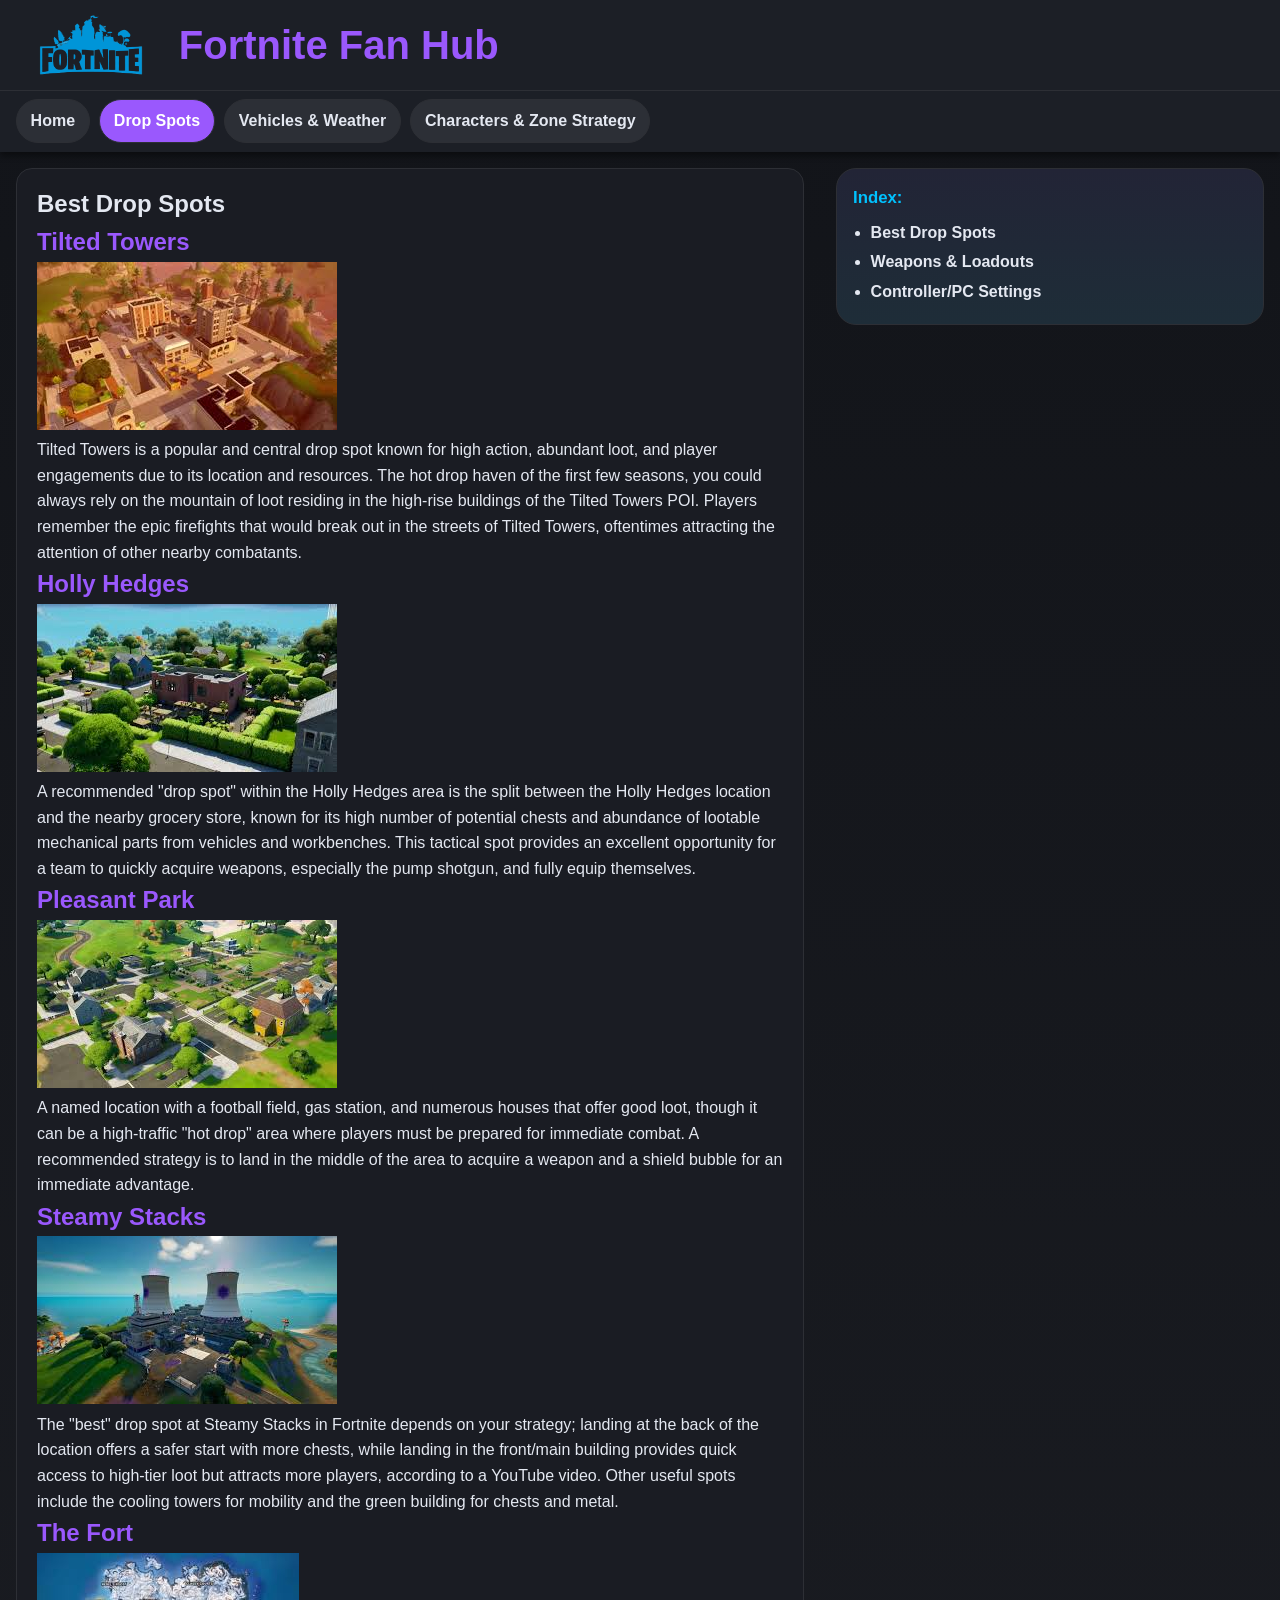
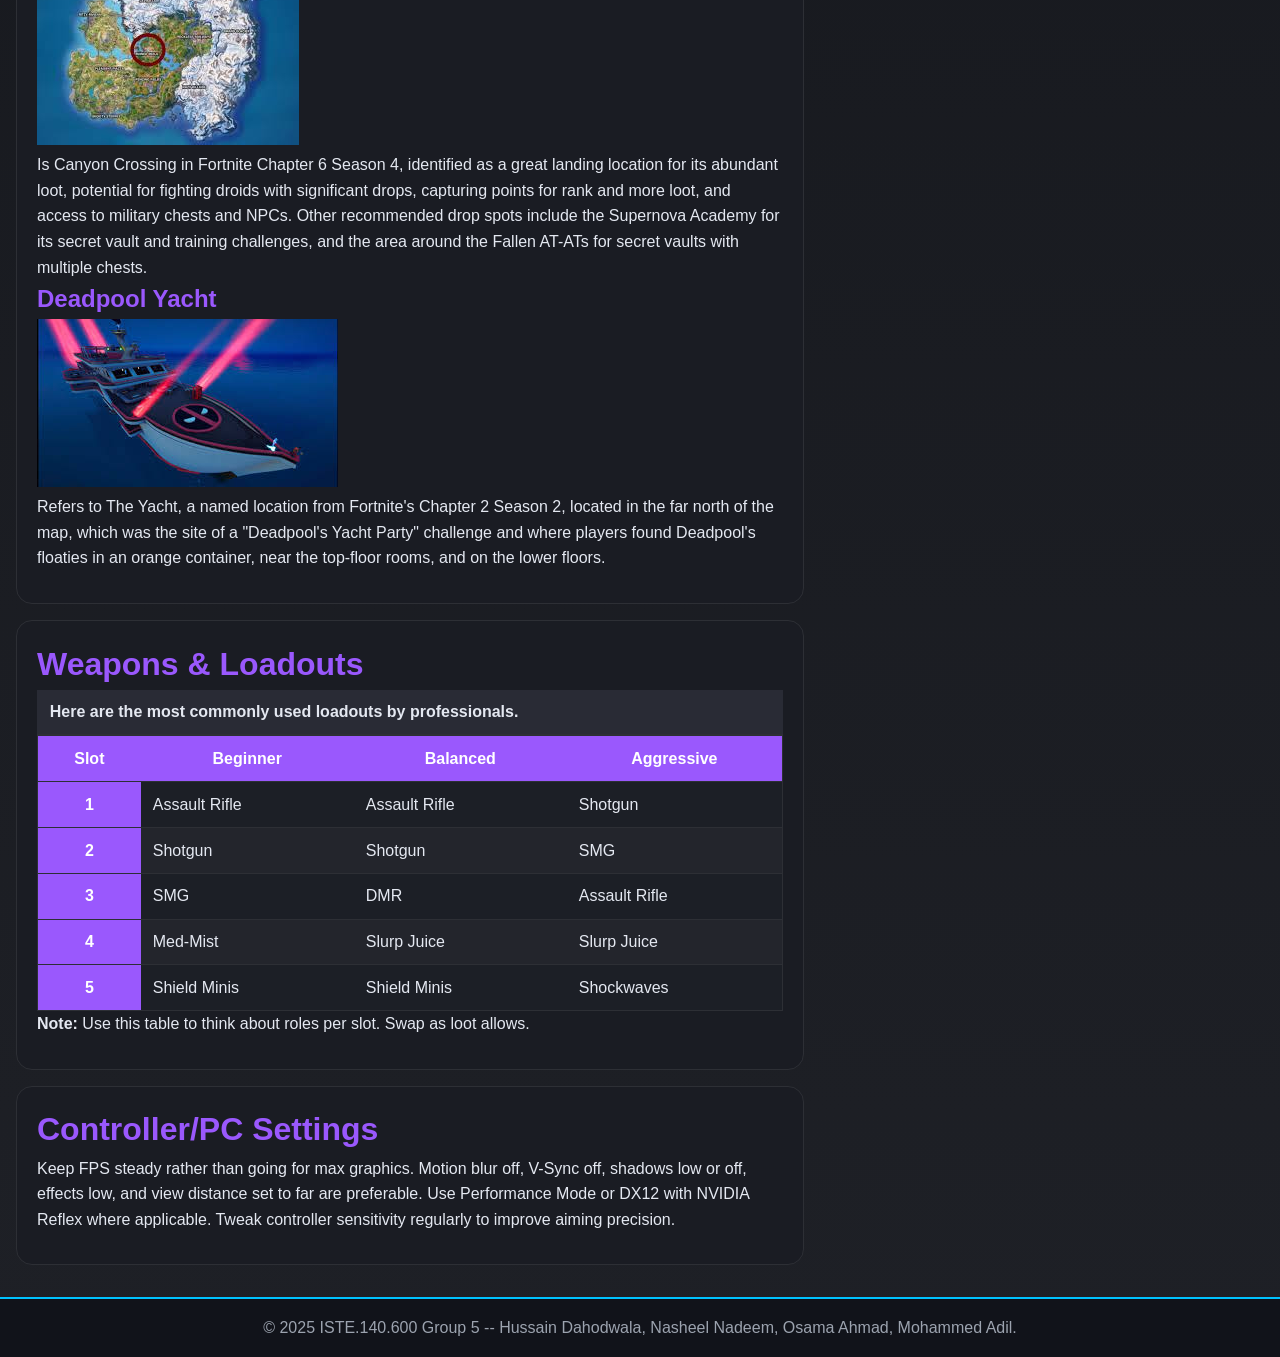
<file: Informative Website/Frontend Website Project 2/page2.html>
<!doctype html>
<html lang="en">
<head>
  <meta charset="utf-8">
  <meta name="viewport" content="width=device-width, initial-scale=1">
  <title>Drop Spots & Loadouts — Fortnite Fan Hub</title>
  <!-- Link to css file -->
  <link rel="stylesheet" href="assets/css/style.css">
</head>
<body>
  <!-- Skip link to improve accessibility -->
  <a class="skip-link" href="#main">Skip to content</a>
  <div class="wrapper">
    <!-- Site Header with logo and navigation -->
    <header class="site-header">
      <div class="brand">
        <!-- Logo image -->
        <img src="assets/images/logo.png" alt="Fortnite Fan Hub logo" width="150" height="60">
        <h1>Fortnite Fan Hub</h1>
      </div>
      <!-- Primary navigation bar -->
      <nav class="primary" aria-label="Primary">
        <ul>
          <li><a href="index.html">Home</a></li>
          <li><a href="page2.html" aria-current="page">Drop Spots</a></li>
          <li><a href="page3.html">Vehicles & Weather</a></li>
          <li><a href="page4.html">Characters & Zone Strategy</a></li>
        </ul>
      </nav>
    </header>

    <!-- The main class that contains the main content  -->
    <div class="content">
      <main id="main">
        <article class="card" id="drop-spots">
          <h1>Best Drop Spots</h1>
          <dl>
            <dt>Tilted Towers</dt>
            <dd>
              <img src="assets/images/tilted.jpeg" alt="Tilted Towers image">
              <p>Tilted Towers is a popular and central drop spot known for high action, abundant loot, and player engagements due to its location and resources. The hot drop haven of the first few seasons, you could always rely on the mountain of loot residing in the high-rise buildings of the Tilted Towers POI. Players remember the epic firefights that would break out in the streets of Tilted Towers, oftentimes attracting the attention of other nearby combatants.</p>
            </dd>

            <dt>Holly Hedges</dt>
            <dd>
              <img src="assets/images/holly.jpeg" alt="Holly Hedges image">
              <p>A recommended "drop spot" within the Holly Hedges area is the split between the Holly Hedges location and the nearby grocery store, known for its high number of potential chests and abundance of lootable mechanical parts from vehicles and workbenches. This tactical spot provides an excellent opportunity for a team to quickly acquire weapons, especially the pump shotgun, and fully equip themselves.</p>
            </dd>

            <dt>Pleasant Park</dt>
            <dd>
              <img src="assets/images/pp.jpeg" alt="Pleasant Park image">
              <p>A named location with a football field, gas station, and numerous houses that offer good loot, though it can be a high-traffic "hot drop" area where players must be prepared for immediate combat. A recommended strategy is to land in the middle of the area to acquire a weapon and a shield bubble for an immediate advantage.</p>
            </dd>

            <dt>Steamy Stacks</dt>
            <dd>
              <img src="assets/images/ss.jpeg" alt="Steamy Stacks image">
              <p>The "best" drop spot at Steamy Stacks in Fortnite depends on your strategy; landing at the back of the location offers a safer start with more chests, while landing in the front/main building provides quick access to high-tier loot but attracts more players, according to a YouTube video. Other useful spots include the cooling towers for mobility and the green building for chests and metal.</p>
            </dd>

            <dt>The Fort</dt>
            <dd>
              <img src="assets/images/fort.jpeg" alt="The Fort image">
              <p>Is Canyon Crossing in Fortnite Chapter 6 Season 4, identified as a great landing location for its abundant loot, potential for fighting droids with significant drops, capturing points for rank and more loot, and access to military chests and NPCs. Other recommended drop spots include the Supernova Academy for its secret vault and training challenges, and the area around the Fallen AT-ATs for secret vaults with multiple chests. </p>
            </dd>

            <dt>Deadpool Yacht</dt>
            <dd>
              <img src="assets/images/deadpool.jpeg" alt="Deadpool Yacht image">
              <p>Refers to The Yacht, a named location from Fortnite's Chapter 2 Season 2, located in the far north of the map, which was the site of a "Deadpool's Yacht Party" challenge and where players found Deadpool's floaties in an orange container, near the top-floor rooms, and on the lower floors. </p>
            </dd>
          </dl>
        </article>

        <!-- Content that describes loadouts and weapons to use -->
        <article class="card" id="weapons">
          <h2>Weapons &amp; Loadouts</h2>
          <table class="data">
            <caption>Here are the most commonly used loadouts by professionals.</caption>
            <thead>
              <tr>
                <th scope="col">Slot</th>
                <th scope="col">Beginner</th>
                <th scope="col">Balanced</th>
                <th scope="col">Aggressive</th>
              </tr>
            </thead>
            <tbody>
              <tr><th scope="row">1</th><td>Assault Rifle</td><td>Assault Rifle</td><td>Shotgun</td></tr>
              <tr><th scope="row">2</th><td>Shotgun</td><td>Shotgun</td><td>SMG</td></tr>
              <tr><th scope="row">3</th><td>SMG</td><td>DMR</td><td>Assault Rifle</td></tr>
              <tr><th scope="row">4</th><td>Med-Mist</td><td>Slurp Juice</td><td>Slurp Juice</td></tr>
              <tr><th scope="row">5</th><td>Shield Minis</td><td>Shield Minis</td><td>Shockwaves</td></tr>
            </tbody>
          </table>
          <p><strong>Note:</strong> Use this table to think about roles per slot. Swap as loot allows.</p>
        </article>

        <!-- Content that describes recommened settings to use for controller users and pc users -->
        <article class="card" id="settings">
          <h2>Controller/PC Settings</h2>
          <p>Keep FPS steady rather than going for max graphics. Motion blur off, V-Sync off, shadows low or off, effects low, and view distance set to far are preferable. Use Performance Mode or DX12 with NVIDIA Reflex where applicable. Tweak controller sensitivity regularly to improve aiming precision.</p>
        </article>
      </main>

      <!-- Aside sidebar that points and scrolls to different parts of the html structure  -->
      <aside class="sidebar" aria-label="Sidebar">
        <h2>Index:</h2>
        <ul>
          <li><a href="#drop-spots">Best Drop Spots</a></li>
          <li><a href="#weapons">Weapons &amp; Loadouts</a></li>
          <li><a href="#settings">Controller/PC Settings</a></li>
        </ul>
      </aside>
    </div>

    <!-- Footer, that shows at the bottom of the webpage, copyright information and names -->
    <footer class="site-footer">
      &copy; 2025 ISTE.140.600 Group 5 -- Hussain Dahodwala, Nasheel Nadeem, Osama Ahmad, Mohammed Adil.
    </footer>
  </div>
</body>
</html>
</file>
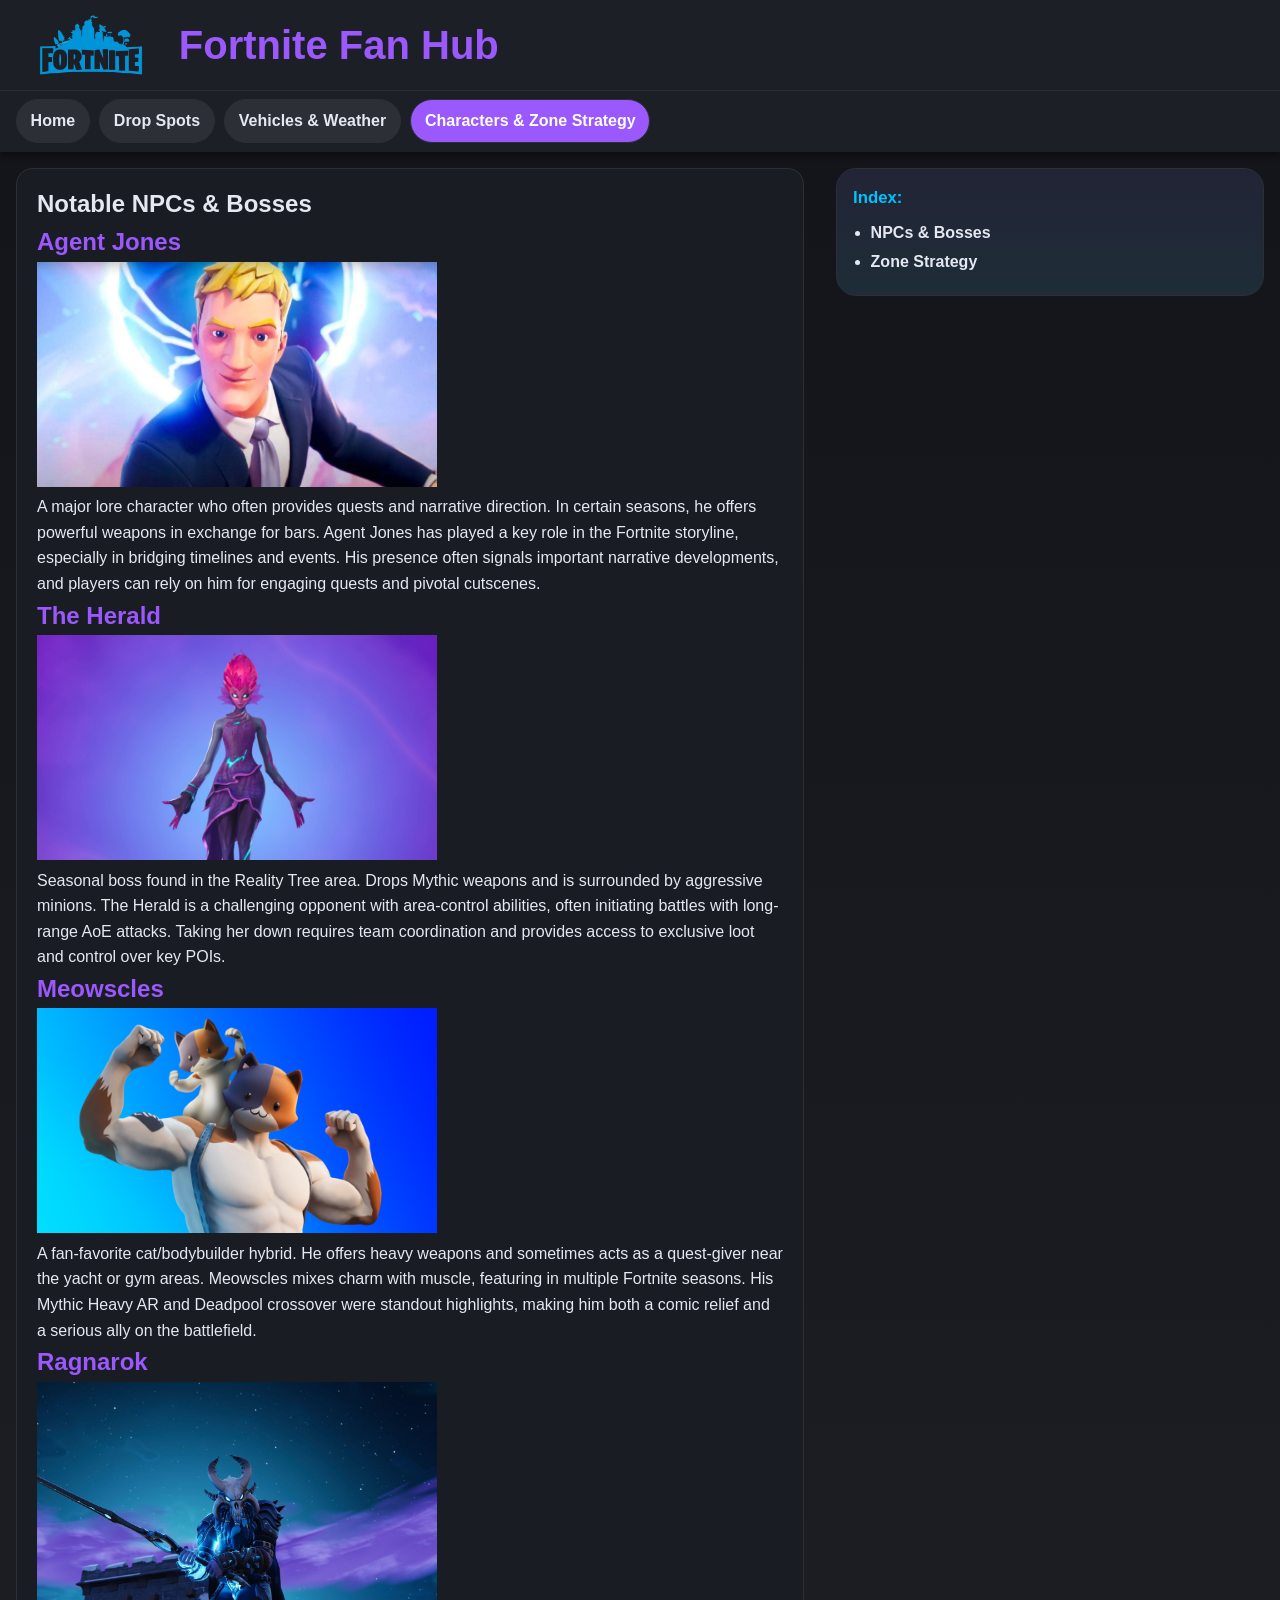
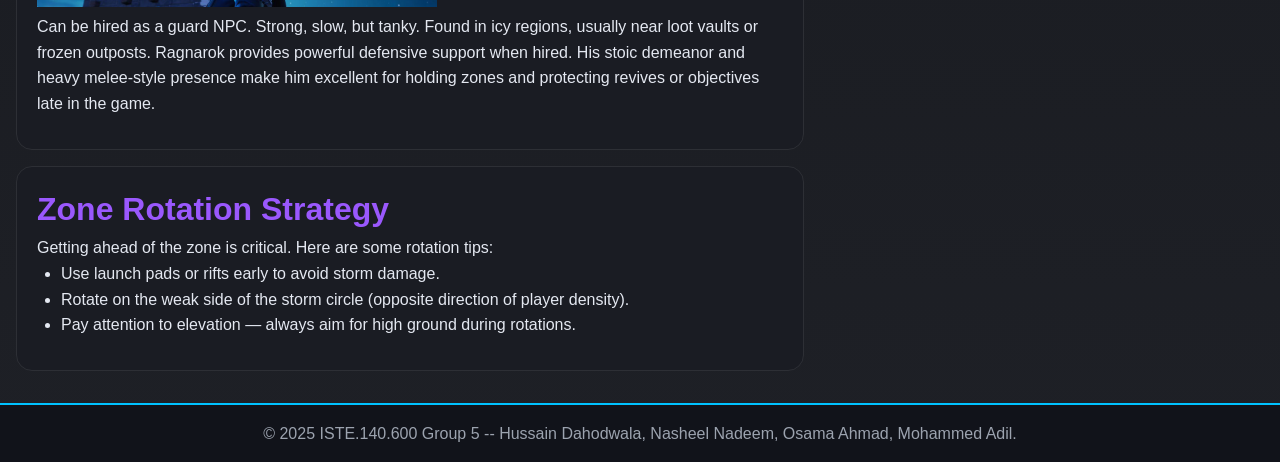
<file: Informative Website/Frontend Website Project 2/page4.html>
<!doctype html>
<html lang="en">
<head>
  <meta charset="utf-8">
  <meta name="viewport" content="width=device-width, initial-scale=1">
  <title>Characters & Zone Strategy — Fortnite Fan Hub</title>
  <!-- Link to css file -->
  <link rel="stylesheet" href="assets/css/style.css">
</head>
<body>
  <!-- Skip link to improve accessibility -->
  <a class="skip-link" href="#main">Skip to content</a>
  <div class="wrapper">
    <!-- Site Header with logo and navigation -->
    <header class="site-header">
      <div class="brand">
        <!-- Logo image -->
        <img src="assets/images/logo.png" alt="Fortnite Fan Hub logo" width="150" height="60">
        <h1>Fortnite Fan Hub</h1>
      </div>
      <!-- Primary navigation bar -->
      <nav class="primary" aria-label="Primary">
        <ul>
          <li><a href="index.html">Home</a></li>
          <li><a href="page2.html">Drop Spots</a></li>
          <li><a href="page3.html">Vehicles & Weather</a></li>
          <li><a href="page4.html" aria-current="page">Characters & Zone Strategy</a></li>
        </ul>
      </nav>
    </header>

    <!-- The main class that contains the main content  -->
    <div class="content">
      <main id="main">
        <article class="card" id="npcs">
          <h1>Notable NPCs &amp; Bosses</h1>
          <dl>
            <dt>Agent Jones</dt>
            <dd>
              <img src="assets/images/agentjones.jpg" alt="Agent Jones Fortnite NPC" width="400">
              <p>A major lore character who often provides quests and narrative direction. In certain seasons, he offers powerful weapons in exchange for bars. Agent Jones has played a key role in the Fortnite storyline, especially in bridging timelines and events. His presence often signals important narrative developments, and players can rely on him for engaging quests and pivotal cutscenes.</p>
            </dd>

            <dt>The Herald</dt>
            <dd>
              <img src="assets/images/herald.jpg" alt="The Herald Fortnite boss" width="400">
              <p>Seasonal boss found in the Reality Tree area. Drops Mythic weapons and is surrounded by aggressive minions. The Herald is a challenging opponent with area-control abilities, often initiating battles with long-range AoE attacks. Taking her down requires team coordination and provides access to exclusive loot and control over key POIs.</p>
            </dd>

            <dt>Meowscles</dt>
            <dd>
              <img src="assets/images/meowscles.jpg" alt="Meowscles Fortnite NPC character" width="400">
              <p>A fan-favorite cat/bodybuilder hybrid. He offers heavy weapons and sometimes acts as a quest-giver near the yacht or gym areas. Meowscles mixes charm with muscle, featuring in multiple Fortnite seasons. His Mythic Heavy AR and Deadpool crossover were standout highlights, making him both a comic relief and a serious ally on the battlefield.</p>
            </dd>

            <dt>Ragnarok</dt>
            <dd>
              <img src="assets/images/ragnarok.jpg" alt="Ragnarok character Fortnite" width="400">
              <p>Can be hired as a guard NPC. Strong, slow, but tanky. Found in icy regions, usually near loot vaults or frozen outposts. Ragnarok provides powerful defensive support when hired. His stoic demeanor and heavy melee-style presence make him excellent for holding zones and protecting revives or objectives late in the game.</p>
            </dd>
          </dl>
        </article>

        <!-- Content that describes zones rotation strategy -->
        <article class="card" id="zones">
          <h2>Zone Rotation Strategy</h2>
          <p>Getting ahead of the zone is critical. Here are some rotation tips:</p>
          <ul>
            <li>Use launch pads or rifts early to avoid storm damage.</li>
            <li>Rotate on the weak side of the storm circle (opposite direction of player density).</li>
            <li>Pay attention to elevation — always aim for high ground during rotations.</li>
          </ul>
        </article>
      </main>

      <!-- Aside sidebar that points and scrolls to different parts of the html structure  -->
      <aside class="sidebar" aria-label="Sidebar">
        <h2>Index:</h2>
        <ul>
          <li><a href="#npcs">NPCs &amp; Bosses</a></li>
          <li><a href="#zones">Zone Strategy</a></li>
        </ul>
      </aside>
    </div>

    <!-- Footer, that shows at the bottom of the webpage, copyright information and names -->
    <footer class="site-footer">
      &copy; 2025 ISTE.140.600 Group 5 -- Hussain Dahodwala, Nasheel Nadeem, Osama Ahmad, Mohammed Adil.
    </footer>
  </div>
</body>
</html>
</file>
<file: Informative Website/assets/css/style.css>
/* ISTE-140 Project 1 — Parts 1–3
   Student: Hussain Dahodwala, Osama Ahmad, Nasheel Nadeem, Mohammed Adil
   Theme: Fortnite Fan Hub
   NOTE (from assignment): Pages can have more elements and subsections
   and a more complex layout, but must follow the general rules and cannot
   miss any of the required elements (header, nav, main, aside, footer).
*/

:root{
  --ink:#0e1015;              
  --accent:#9A58FD;           
  --accent2:#00c2ff;         
  --border:#2d2f35;          
  --card:#1a1c23;             
  --text-light:#e4e8f1;       
}

*{margin:0;padding:0;box-sizing:border-box}
body{
  min-height:100vh; /* Incase */
  font:16px/1.6 Arial, sans-serif;
  color:var(--text-light);         
  background:linear-gradient(180deg,#121419,#1e2026); /* 180 means it goes from top to bottom */
}

/* --- Page wrapper for footer push --- */
.wrapper{
  width:100%; /* full screen */
  max-width:100%; /* doesn't exceed the full screen */
  margin:0 auto; /* removes any margin */
  min-height:100vh; /* pushes the footer down to the bottom */
  display:flex; /* convert it into a flex to help in pushing the footer down */
  flex-direction:column; /* header -> content -> footer. */
}

.content{
  flex:1;
  padding:1rem; /* the space between the main bar and the content in middle */
}

/* --- Header --- */
.site-header{
  position:sticky;
  top:0;
  z-index:10; /* Header type is sticky which keeps it at the top even if scrolling down */
  background:#1c1f26;
  box-shadow: 0 4px 6px rgba(0,0,0,0.4);
}

/* For the picture and writing to be in the same line (in the top of the page) */
.brand{
  display:flex;
  align-items:center;
  gap:.8rem;
  padding:.8rem 1rem;
}

.brand h1{
  font-size:2.5rem;
  color:var(--accent);  
}

/* The Bar */
nav.primary{
  border-top:1px solid var(--border);
  background:#1c1f26;
}

/* Categories */
nav.primary ul{
  list-style:none;
  display:flex; /* Used to put them side by side */
  gap:.6rem;
  flex-wrap:wrap; /* If categories exceeded then have another line */
  padding:.55rem 1rem;
}

/* Categories */
nav.primary a{
  display:inline-block; /* Makes the button act as a block */
  padding:.5rem .85rem; /* space sizes on sides and top/bottom */
  text-decoration:none; /* No underline */
  font-weight:700;
  color:var(--text-light);     
  background:#2c2f36;        
  border:1px solid var(--border);
  border-radius:999px; /* To make the button fully round */
  transition:all 0.3s ease;    
}

/* Active page tab */
nav.primary a[aria-current="page"] {
  background: var(--accent); /* active purple */
  color: #fff;               /* active text */
}

/* When the mouse is on the button */
nav.primary a:hover{
  background:var(--accent);
  color:#fff;
  transform: scale(1.05);      /* This helps in making a small pop in the  */
}

/* main + sidebar */
main,.sidebar{width:100%;}
@media(min-width:900px){
  .content{display:flex;gap:2rem;align-items:flex-start;}
  main{flex:2;} /* Welcome Gamers part */
  .sidebar{flex:1;} /* Quick links */
  .aside-left{flex-direction:row-reverse;} /* swap columns */
}

/* Sidebar */
.sidebar{
  background: linear-gradient(180deg,#222436,#1e2d38); 
  border:1px solid var(--border);
  border-radius:20px;         
  padding:1rem;
}
.sidebar h2{
  font-size:1.05rem;
  margin-bottom:.5rem; /* For heading */
  color:var(--accent2);         
}
.sidebar p{color:#9ca3af;} /* paragraph */
.sidebar ul{margin:.5rem 0 0 1.1rem;} /* unordered list */
.sidebar li{margin:.25rem 0;} /* list have vertical space between each list item */
.sidebar a{
  text-decoration:none;
  font-weight:600;
  color:var(--text-light);     
}
.sidebar a:hover{
  text-decoration:underline;
  color:var(--accent2);         
}

/* Cards */
.card{
  background:var(--card);
  border:1px solid var(--border);
  border-radius:16px;
  padding:1rem 1.25rem 2rem; /* top right bottom left */
  margin-bottom:1rem;
  color:var(--text-light);     
}
.card:hover{
  box-shadow: 0 12px 24px rgba(0,0,0,0.45); 
}
.card h2{
  font-size:2rem;
  margin-top:.1rem; /* For heading */
  color:var(--accent);          
}
.card h3{
  font-size:1.5rem;
  margin-top:.1rem; /* For heading */
  color:var(--accent2);         
}
.card ul{
  padding-left: 1.5em;
}
.card dt{
  font-size: 1.5em;
  font-weight: bold;
  color: #9A58FD;
}

/* Home Image */
.figure-wrap{
  float:right;
  width:min(38%,420px);
  margin:0 0 1rem 1rem; /* top right bottom left */
  border:1px solid var(--border);
  border-radius:16px;
  overflow:hidden;
  background:#1f2026;
  box-shadow: 0 4px 6px #000;
}
.figure-wrap img{display:block;width:100%;height:auto;}
.figure-wrap figcaption{
  font-size:.85rem;
  padding:.4rem .6rem;
  background:#11131a;
  border-top:1px solid var(--border);
  color:var(--text-light);
}

/* Tables */
table.data{
  width:100%;
  border-collapse:collapse;
  border:1px solid var(--border);
  background:#1c1f26;
  color:var(--text-light);
}
table.data caption{
  text-align:left;
  font-weight:700;
  padding:.6rem .8rem;
  background:#292b35;
  border-bottom:1px solid var(--border);
}
table.data th,table.data td{
  padding:.6rem .75rem;
  border-top:1px solid var(--border);
}
table.data th{
  background:var(--accent);     
  color:#fff;                   
}
tbody tr:nth-child(even){
  background:#23252c;
}
tbody tr:hover {
  background:#2c2f38;
}

/* Footer */
.site-footer{
  margin-top:0;
  padding:1rem 1.25rem;
  border-top:2px solid var(--accent2); 
  background:#11131a;             
  color:#9ca3af;                   
  text-align:center;
}

/* Accessibility */
.skip-link{
  position:absolute;
  left:-9999px;
  width:1px;
  height:1px;
  overflow:hidden;
}
.skip-link:focus{
  position:static;
  width:auto;
  height:auto;
  padding:.4rem .6rem;
  background:#000;
  color:#fff;
  border-radius:12px;
}

/* Helps in focus mode when your mouse is on one of the buttons */
a:focus,button:focus{
  outline:3px solid var(--accent2);
  outline-offset:2px;
}
</file>
<file: Informative Website/Frontend Website Project 2/assets/css/style.css>
/* ISTE-140 Project 1 — Parts 1–3
   Student: Hussain Dahodwala, Osama Ahmad, Nasheel Nadeem, Mohammed Adil
   Theme: Fortnite Fan Hub
   NOTE (from assignment): Pages can have more elements and subsections
   and a more complex layout, but must follow the general rules and cannot
   miss any of the required elements (header, nav, main, aside, footer).
*/

:root{
  --ink:#0e1015;              
  --accent:#9A58FD;           
  --accent2:#00c2ff;         
  --border:#2d2f35;          
  --card:#1a1c23;             
  --text-light:#e4e8f1;       
}

*{margin:0;padding:0;box-sizing:border-box}
body{
  min-height:100vh; /* Incase */
  font:16px/1.6 Arial, sans-serif;
  color:var(--text-light);         
  background:linear-gradient(180deg,#121419,#1e2026); /* 180 means it goes from top to bottom */
}

/* --- Page wrapper for footer push --- */
.wrapper{
  width:100%; /* full screen */
  max-width:100%; /* doesn't exceed the full screen */
  margin:0 auto; /* removes any margin */
  min-height:100vh; /* pushes the footer down to the bottom */
  display:flex; /* convert it into a flex to help in pushing the footer down */
  flex-direction:column; /* header -> content -> footer. */
}

.content{
  flex:1;
  padding:1rem; /* the space between the main bar and the content in middle */
}

/* --- Header --- */
.site-header{
  position:sticky;
  top:0;
  z-index:10; /* Header type is sticky which keeps it at the top even if scrolling down */
  background:#1c1f26;
  box-shadow: 0 4px 6px rgba(0,0,0,0.4);
}

/* For the picture and writing to be in the same line (in the top of the page) */
.brand{
  display:flex;
  align-items:center;
  gap:.8rem;
  padding:.8rem 1rem;
}

.brand h1{
  font-size:2.5rem;
  color:var(--accent);  
}

/* The Bar */
nav.primary{
  border-top:1px solid var(--border);
  background:#1c1f26;
}

/* Categories */
nav.primary ul{
  list-style:none;
  display:flex; /* Used to put them side by side */
  gap:.6rem;
  flex-wrap:wrap; /* If categories exceeded then have another line */
  padding:.55rem 1rem;
}

/* Categories */
nav.primary a{
  display:inline-block; /* Makes the button act as a block */
  padding:.5rem .85rem; /* space sizes on sides and top/bottom */
  text-decoration:none; /* No underline */
  font-weight:700;
  color:var(--text-light);     
  background:#2c2f36;        
  border:1px solid var(--border);
  border-radius:999px; /* To make the button fully round */
  transition:all 0.3s ease;    
}

/* Active page tab */
nav.primary a[aria-current="page"] {
  background: var(--accent); /* active purple */
  color: #fff;               /* active text */
}

/* When the mouse is on the button */
nav.primary a:hover{
  background:var(--accent);
  color:#fff;
  transform: scale(1.05);      /* This helps in making a small pop in the  */
}

/* main + sidebar */
main,.sidebar{width:100%;}
@media(min-width:900px){
  .content{display:flex;gap:2rem;align-items:flex-start;}
  main{flex:2;} /* Welcome Gamers part */
  .sidebar{flex:1;} /* Quick links */
  .aside-left{flex-direction:row-reverse;} /* swap columns */
}

/* Sidebar */
.sidebar{
  background: linear-gradient(180deg,#222436,#1e2d38); 
  border:1px solid var(--border);
  border-radius:20px;         
  padding:1rem;
}
.sidebar h2{
  font-size:1.05rem;
  margin-bottom:.5rem; /* For heading */
  color:var(--accent2);         
}
.sidebar p{color:#9ca3af;} /* paragraph */
.sidebar ul{margin:.5rem 0 0 1.1rem;} /* unordered list */
.sidebar li{margin:.25rem 0;} /* list have vertical space between each list item */
.sidebar a{
  text-decoration:none;
  font-weight:600;
  color:var(--text-light);     
}
.sidebar a:hover{
  text-decoration:underline;
  color:var(--accent2);         
}

/* Cards */
.card{
  background:var(--card);
  border:1px solid var(--border);
  border-radius:16px;
  padding:1rem 1.25rem 2rem; /* top right bottom left */
  margin-bottom:1rem;
  color:var(--text-light);     
}
.card:hover{
  box-shadow: 0 12px 24px rgba(0,0,0,0.45); 
}
.card h2{
  font-size:2rem;
  margin-top:.1rem; /* For heading */
  color:var(--accent);          
}
.card h3{
  font-size:1.5rem;
  margin-top:.1rem; /* For heading */
  color:var(--accent2);         
}
.card ul{
  padding-left: 1.5em;
}
.card dt{
  font-size: 1.5em;
  font-weight: bold;
  color: #9A58FD;
}

/* Home Image */
.figure-wrap{
  float:right;
  width:min(38%,420px);
  margin:0 0 1rem 1rem; /* top right bottom left */
  border:1px solid var(--border);
  border-radius:16px;
  overflow:hidden;
  background:#1f2026;
  box-shadow: 0 4px 6px #000;
}
.figure-wrap img{display:block;width:100%;height:auto;}
.figure-wrap figcaption{
  font-size:.85rem;
  padding:.4rem .6rem;
  background:#11131a;
  border-top:1px solid var(--border);
  color:var(--text-light);
}

/* Tables */
table.data{
  width:100%;
  border-collapse:collapse;
  border:1px solid var(--border);
  background:#1c1f26;
  color:var(--text-light);
}
table.data caption{
  text-align:left;
  font-weight:700;
  padding:.6rem .8rem;
  background:#292b35;
  border-bottom:1px solid var(--border);
}
table.data th,table.data td{
  padding:.6rem .75rem;
  border-top:1px solid var(--border);
}
table.data th{
  background:var(--accent);     
  color:#fff;                   
}
tbody tr:nth-child(even){
  background:#23252c;
}
tbody tr:hover {
  background:#2c2f38;
}

/* Footer */
.site-footer{
  margin-top:0;
  padding:1rem 1.25rem;
  border-top:2px solid var(--accent2); 
  background:#11131a;             
  color:#9ca3af;                   
  text-align:center;
}

/* Accessibility */
.skip-link{
  position:absolute;
  left:-9999px;
  width:1px;
  height:1px;
  overflow:hidden;
}
.skip-link:focus{
  position:static;
  width:auto;
  height:auto;
  padding:.4rem .6rem;
  background:#000;
  color:#fff;
  border-radius:12px;
}

/* Helps in focus mode when your mouse is on one of the buttons */
a:focus,button:focus{
  outline:3px solid var(--accent2);
  outline-offset:2px;
}
</file>
<file: Country Marketing Website/assets/CSS/style.css>
:root {
  --color-primary: #e21d2f;
  --color-accent: #f25c54;
  --color-secondary: #1b9aaa;
  --color-bg: #f5f5f7;
  --color-surface: #ffffff;
  --color-surface-alt: #f7fafc;
  --color-header-bg: rgba(226, 29, 47, 0.96);
  --color-footer-bg: #e21d2f;
  --color-footer-muted: #ffffff;
  --color-text: #0f172a;
  --color-text-soft: #4b5563;
  --color-muted: #6b7280;
  --color-border: #e2e8f0;
  --color-border-strong: #cbd5e1;
  --color-link: #0f766e;
  --color-link-hover: #0d9488;

  --fs-h1: clamp(2.8rem, 4.4vw, 3.7rem);
  --fs-h2: clamp(2rem, 3.4vw, 2.6rem);
  --fs-h3: 1.35rem;
  --fs-h4: 1.05rem;
  --fs-body: 1rem;
  --fs-lede: 1.08rem;
  --fs-small: 0.85rem;

  --radius-lg: 1.4rem;
  --radius-md: 1rem;
  --radius-pill: 999px;

  --shadow-soft: 0 24px 60px rgba(15, 23, 42, 0.18);
  --shadow-subtle: 0 16px 40px rgba(15, 23, 42, 0.12);

  --container-max: 1200px;
  --space-section-y: 3.5rem;
  --space-section-y-lg: 4.5rem;

  --transition-fast: 0.16s ease-out;
  --transition-med: 0.25s ease;
}

*,
*::before,
*::after {
  box-sizing: border-box;
}

html {
  font-size: 16px;
}

body {
  margin: 0;
  font-family: var(--font-body);
  font-size: var(--fs-body);
  line-height: 1.6;
  color: var(--color-text);
  background: #f5f5f7; 
  min-height: 100vh;         
  display: flex;
  flex-direction: column;    
}

main {
  flex: 1 0 auto;
  display: block;
}

img,
video {
  max-width: 100%;
  display: block;
}

ul {
  list-style: none;
  margin: 0;
  padding: 0;
}

a {
  color: var(--color-accent); 
  text-decoration: none;
}

a:hover {
  color: var(--color-link-hover);
}

h1,
h2,
h3,
h4 {
  margin: 0 0 0.75rem;
  font-family: var(--font-heading);
  color: #020617;
}

h1 {
  font-size: var(--fs-h1);
  line-height: 1.05;
  letter-spacing: 0.01em;
}

h2 {
  font-size: var(--fs-h2);
  line-height: 1.12;
  letter-spacing: 0.02em;
}

h3 {
  font-size: var(--fs-h3);
  letter-spacing: 0.05em;
  text-transform: uppercase;
}

h4 {
  font-size: var(--fs-h4);
  letter-spacing: 0.08em;
  text-transform: uppercase;
}

p {
  margin: 0 0 1rem;
  color: var(--color-text-soft);
}

small {
  font-size: var(--fs-small);
}

.container {
  max-width: var(--container-max);
  margin: 0 auto;
  padding: 0 1.5rem;
}

/* Cards spaces under buttons */
#main.container.layout { 
  padding-top: 0.15rem;  
}

.btn,
.btn-search {
  display: inline-flex;
  align-items: center;
  justify-content: center;
  padding: 0.75rem 1.5rem;
  border-radius: var(--radius-pill);
  border: 1px solid transparent;
  font-weight: 600;
  text-transform: uppercase;
  background: transparent;
  color: var(--color-text);
  transition: background-color var(--transition-med), color var(--transition-med);
}

.btn.primary {
  background: var(--color-primary);
  color: #fff;
}

.btn.primary:hover,
.btn.primary:focus-visible {
  background: var(--color-accent);
}

.btn.ghost.img {
  background: transparent;
  border: 0em;
  padding: 0em;
  padding-top: 0.5em;
  padding-bottom: 0.5em;

}

.btn.ghost.img:hover {

  background-color: transparent; 

}

#audio_btn{
  margin-top: 0.5em;
  padding: 0;
}

#audio {
  display: none;
}

#playIMG {
  width: 2.5em;
  height: auto;
}

#playAudio {
  width: 2em;
  height: auto;
}

.btn.ghost {
  background: var(--color-text);
  color: #fff;
  border-color: var(--color-border-strong);
}

.btn.ghost:hover,
.btn.ghost:focus-visible {
  background: var(--color-secondary);
}

.btn-search {
  padding-inline: 1.2rem;
  border-color: var(--color-border);
  background: #fff;
  font-size: 0.8rem;
  color: var(--color-primary);
}

.btn-search:hover,
.btn-search:focus-visible {
  border-color: var(--color-secondary);
}


.chip {
  display: inline-flex;
  align-items: center;
  padding: 0.35rem 0.95rem;
  border-radius: var(--radius-pill);
  border: 1px solid var(--color-border);
  background: #fff;
  font-size: 0.8rem;
  text-transform: uppercase;
  color: var(--color-muted);
  cursor: pointer;
  transition: background-color var(--transition-med),
              color var(--transition-med),
              border-color var(--transition-med);
}


.chip:hover {
  background: var(--color-secondary);
  color: #ecfeff;
}

.chip.active {
  background: var(--color-secondary);
  border-color: transparent;
  color: #ecfeff;
}


.badge {
  display: inline-flex;
  align-items: center;
  padding: 0.2rem 0.75rem;
  border-radius: var(--radius-pill);
  font-size: 0.7rem;
  font-weight: 600;
  letter-spacing: 0.14em;
  text-transform: uppercase;
  background: rgba(15, 23, 42, 0.05);
  color: #1d4ed8;
}

.site-header {
  position: sticky;
  top: 0;
  z-index: 40;
  backdrop-filter: blur(20px);
  background: var(--color-header-bg);
  border-bottom: 1px solid rgba(248, 250, 252, 0.35);
  box-shadow: 0 20px 36px rgba(15, 23, 42, 0.25);
  flex-shrink: 0;
}

.topbar {
  display: flex;
  align-items: center;
  gap: 1.5rem;
  padding: 1rem 0;
  position: relative;
}

.logo {
  font-family: var(--font-heading);
  font-weight: 800;
  letter-spacing: 0.28em;
  font-size: 1.05rem;
  color: #ffffff;
}

.lang {
  margin-left: auto;
  font-size: 0.85rem;
  color: rgba(248, 250, 252, 0.9);
}

.primary {
  margin-left: 1.75rem;
}

.primary ul {
  display: flex;
  align-items: center;
  gap: 1.6rem;
}

.primary a {
  position: relative;
  font-family: var(--font-body);
  font-size: 0.85rem;
  letter-spacing: 0.16em;
  text-transform: uppercase;
  color: rgba(248, 250, 252, 0.86);
  padding-block: 0.25rem;
  transition:
    color var(--transition-med);
}

.primary a::after {
  content: "";
  position: absolute;
  left: 0;
  bottom: -0.25rem;
  width: 0;
  height: 2px;
  background: #fff;
  transition: width var(--transition-med);
}


.primary a:hover {
  color: #ffffff;
}

.primary a:hover::after,
.primary a:focus-visible::after {
  width: 100%;
}

.primary a[aria-current="page"] {
  color: #ffffff;
  font-weight: 700;
}

.primary a[aria-current="page"]::after {
  width: 100%;
}

.primary a.btn-search {
  color: var(--color-primary);
}

.primary a.btn-search:hover,
.primary a.btn-search:focus-visible {
  color: var(--color-primary);
}

/* HAMBURGER BUTTON */
.hamburger {
  display: none;
  width: 2.5rem;
  height: 2.5rem;
  align-items: center;
  justify-content: center;
  border-radius: 50%;
  border: 1px solid #f8fafc;
  background: #ffffff;         
  position: relative;           
}

/* 3 red bars centered in the circle */
.hamburger::before,
.hamburger::after {
  content: "";
  position: absolute;
  left: 50%;
  width: 18px;
  height: 2px;
  border-radius: 999px;
  background: var(--color-primary); 
  transform: translateX(-50%);
}

/* middle bar + top & bottom via box-shadow */
.hamburger::before {
  top: 50%;
  transform: translate(-50%, -50%);
  box-shadow:
    0 -6px 0 var(--color-primary),   
    0  6px 0 var(--color-primary);   
}

/* we don't need ::after for an extra line now */
.hamburger::after {
  display: none;
}


.hamburger:hover {
  background: #ffffff;
  border-color: #ffffff;
}

.hamburger:active {
  background: #e5e7eb;
}

#nav-toggle {
  display: none;
}

nav .primary {
  display: flex;
  align-items: center;
  justify-content: flex-end;
  gap: 1.5rem;
  height: 3.5rem;
}

/* list reset + layout */
nav .primary ul {
  display: flex;
  list-style: none;
  margin: 0;
  padding: 0;
  gap: 1.5rem;
}

nav .primary li {
  margin: 0;
}

/* link style */
nav .primary a {
  position: relative;
  text-decoration: none;
  color: #fff;                     /* on your red bar */
  font-size: 0.85rem;
  font-weight: 500;
  letter-spacing: 0.08em;
  text-transform: uppercase;
  padding-bottom: 0.25rem;
}

/* underline on hover */
nav .primary a::after {
  content: "";
  position: absolute;
  left: 0;
  bottom: 0;
  width: 0;
  height: 2px;
  background: #fff;
  transition: width 0.2s ease;
}

nav .primary a:hover::after,
nav .primary a:focus-visible::after {
  width: 100%;
}

.video-hero {
  position: relative;
  min-height: 74vh;
  border-radius: 0 0 2.75rem 2.75rem;
  overflow: hidden;
}

.video-hero video {
  width: 100%;
  height: 100%;
  object-fit: contain;
  object-position: center center;
}
/* */
.video-hero::before {
  content: "";
  position: absolute;
  inset: 0;
  background: #00000080;
}

.hero-caption {
  position: absolute;
  inset: auto 0 16% 0;
  max-width: var(--container-max);
  margin-inline: auto;
  padding-inline: 1.5rem;
  color: #e5e7eb;
  animation: heroFadeIn 0.9s ease-out both;
}

.hero-caption h1 {
  color: #f9fafb;
  text-shadow: 0 26px 60px rgba(15, 23, 42, 0.9);
}

.hero-caption p {
  max-width: 32rem;
  font-size: 1.02rem;
  color: #d1d5db;
}

.hero-actions {
  display: flex;
  flex-wrap: wrap;
  gap: 0.9rem;
  margin-top: 1.8rem;
}

.inspo {
  padding-top: var(--space-section-y-lg);
  padding-bottom: var(--space-section-y-lg);
}

.list-grid {
  display: grid;
  grid-template-columns: repeat(3, minmax(0, 1fr));
  gap: 1.9rem;
  margin-top: 2.2rem;
}

.list-item {
  background: var(--color-surface);
  border-radius: var(--radius-lg);
  overflow: hidden;
  box-shadow: var(--shadow-subtle);
  display: grid;
  grid-template-columns: minmax(0, 1.02fr) minmax(0, 1.1fr);
  align-items: stretch;
  transition:
    box-shadow var(--transition-med),
    transform var(--transition-fast),
    background-color var(--transition-med);
}

.list-item:hover {
  box-shadow: var(--shadow-soft);
  transform: translateY(-4px);
}

.list-item .thumb {
  position: relative;
  overflow: hidden;
}

.list-item .thumb::after {
  content: "";
  position: absolute;
  inset: 0;
}


.list-item:hover .thumb::after {
  opacity: 1;
}

.list-item .thumb img {
  width: 100%;
  height: 100%;
  object-fit: cover;
  transform: scale(1.02);
  transition: transform var(--transition-med);
}

.list-item:hover .thumb img {
  transform: scale(1.06);
}

.list-item .item {
  padding: 1.4rem 1.6rem;
  max-width: 100%;
}

.list-item .item * {
  max-width: 100%;
}

.list-item h3 {
  margin-bottom: 0.35rem;
  font-size: 1.05rem;   /* smaller than the global h3 */
  line-height: 1.25;
}

.list-item p {
  font-size: 0.92rem;
  color: var(--color-muted);
}

.hero-photo {
  padding: 0;
}

.hero-photo img {
  width: 100%;
  max-height: 360px;
  object-fit: cover;
}

.prologue {
  padding-top: 2.7rem;
  padding-bottom: 1.7rem;
}

.breadcrumb-inline {
  font-size: 0.8rem;
  color: var(--color-muted);
  margin-bottom: 0.8rem;
}

.breadcrumb-inline a {
  color: var(--color-link);
  text-decoration: underline;
}

.breadcrumb-inline a:hover {
  color: var(--color-link-hover);
}

.prologue h1 {
  margin-bottom: 0.5rem;
}

.prologue p {
  margin-bottom: 1.4rem;
}

.filters {
  display: flex;
  flex-wrap: wrap;
  gap: 0.6rem;
}

.muted {
  color: var(--color-muted);
}

.layout {
  gap: 2.5rem;
}

main.layout {
  display: grid;
  grid-template-columns: minmax(0, 2.1fr) minmax(0, 0.9fr);
  align-items: flex-start;
  padding-block: var(--space-section-y-lg);
}

.grid {
  display: grid;
  grid-template-columns: repeat(3, minmax(0, 1fr));
  gap: 1.8rem;
}

.tile {
  background: var(--color-surface);
  border-radius: var(--radius-lg);
  overflow: hidden;
  box-shadow: var(--shadow-subtle);
  display: flex;
  flex-direction: column;
  transition:
    box-shadow var(--transition-med),
    transform var(--transition-fast),
    background-color var(--transition-med);
  overflow-wrap: break-word;
  word-wrap: break-word;
}

.tile:hover,
.tile:focus-within {
  box-shadow: var(--shadow-soft);
  transform: translateY(-4px);
}

.tile .media {
  position: relative;
  overflow: hidden;
}

.tile .media::after {
  content: "";
  position: absolute;
  inset: 0;
}


.tile:hover .media::after {
  opacity: 1;
}

.tile .media img {
  width: 100%;
  height: 220px;
  object-fit: cover;
  transform: scale(1.03);
  transition: transform var(--transition-med);
}

.tile:hover .media img {
  transform: scale(1.07);
}

.tile .body {
  padding: 1.4rem 1.5rem 1.3rem;
}

.tile .body h3 {
  margin-bottom: 0.35rem;
}

.tile .body .muted {
  font-size: 0.92rem;
}

.meta {
  margin-top: 0.9rem;
  display: flex;
  flex-wrap: wrap;
  gap: 0.45rem;
}

.side {
  background: var(--color-surface-alt);
  border-radius: var(--radius-lg);
  padding: 1.5rem 1.6rem;
  box-shadow: var(--shadow-subtle);
}

.side h3 {
  margin-bottom: 0.8rem;
}

.side ul {
  padding-left: 0;
}

.side li {
  margin-bottom: 0.45rem;
}

.side a {
  color: var(--color-link);
  text-decoration: underline;
}

.side a:hover {
  color: var(--color-link-hover);
}

.map-cta {
  margin-top: 2.6rem;
  border-radius: var(--radius-lg);
  background: radial-gradient(circle at top left, rgba(30, 64, 175, 0.2), #f9fafb);
  padding: 1.6rem 1.7rem;
  display: flex;
  align-items: center;
  gap: 1.6rem;
  box-shadow: var(--shadow-subtle);
}

.map-cta strong {
  font-family: var(--font-heading);
  font-size: 0.98rem;
  letter-spacing: 0.08em;
  text-transform: uppercase;
}

.map-cta .thumb {
  flex: 0 0 130px;
  border-radius: 1rem;
  overflow: hidden;
  box-shadow: 0 12px 26px rgba(15, 23, 42, 0.24);
}

.map-cta .thumb img {
  width: 100%;
  height: 100%;
  object-fit: cover;
}

#map {
  scroll-margin-top: 6rem;
}

main > .layout {
  display: flex;
  gap: 2.6rem;
  align-items: flex-start;
}

main > .layout > section {
  flex: 2 1 0;
}

main > .layout > .side {
  flex: 1.1 1 0;
}

form {
  display: flex;
  flex-direction: column;
  gap: 0.85rem;
}

label {
  font-size: 0.82rem;
  font-weight: 600;
  letter-spacing: 0.12em;
  text-transform: uppercase;
  color: var(--color-muted);
}

input,
select,
textarea {
  width: 100%;
  border-radius: 0.9rem;
  border: 1px solid var(--color-border);
  padding: 0.7rem 0.85rem;
  font-family: var(--font-body);
  font-size: 0.96rem;
  background: #f9fafb;
  color: var(--color-text);
  transition:
    border-color var(--transition-med),
    box-shadow var(--transition-med),
    background-color var(--transition-med);
}

input:focus,
select:focus,
textarea:focus {
  border-color: var(--color-secondary);
  background: #ffffff;
  box-shadow: 0 0 0 1px rgba(30, 144, 170, 0.3), 0 14px 32px rgba(15, 23, 42, 0.16);
}

textarea {
  min-height: 150px;
  resize: vertical;
}


#main > .tile,
#main .layout section > .tile {
  padding: 2rem 2rem 2.3rem;
}

#main > .tile h1,
#main > .tile h2,
#main > .tile p,
#main > .tile ul,
#main > .tile li,
#main .layout section > .tile h2,
#main .layout section > .tile p,
#main .layout section > .tile ul,
#main .layout section > .tile li {
  max-width: 100%;
}

main > .layout .tile {
  box-shadow: var(--shadow-subtle);
  background: var(--color-surface);
}

main .tile h1 {
  margin-bottom: 0.4rem;
}

main .tile h2 {
  font-size: 1.08rem;
  margin-top: 1.3rem;
  margin-bottom: 0.6rem;
}

main .tile ul {
  padding-left: 1.4rem;
  list-style: disc;
}

main .tile li {
  margin-bottom: 0.5rem;
  word-break: break-word;
}

main .tile a {
  color: var(--color-link);
  text-decoration: underline;
}

main .tile a:hover {
  color: var(--color-link-hover);
}

.site-footer {
  background: var(--color-footer-bg);
  color: #e5e7eb;
  margin-top: 4rem;
  padding-top: 2.5rem;
  flex-shrink: 0;
}

.footer-grid {
  display: grid;
  grid-template-columns: repeat(4, minmax(0, 1fr));
  gap: 2.4rem;
  padding-bottom: 1.9rem;
}

.footer-col h4 {
  font-size: 0.92rem;
  margin-bottom: 0.8rem;
  color: #e5e7eb;
}

.footer-col p,
.footer-col li {
  font-size: 0.85rem;
  color: var(--color-footer-muted);
  line-height: 1.7;
}

.footer-col a {
  color: #cbd5f5;
}

.footer-col a:hover {
  color: #e2e8f0;
}

.footer-bottom {
  border-top: 1px solid rgba(148, 163, 184, 0.45);
  padding: 0.9rem 0 1.8rem;
  font-size: 0.8rem;
  color: var(--color-footer-muted);
}

@media (max-width: 768px) {
  nav.primary {
    position: absolute;
    top: 100%;
    left: 0;
    right: 0;
    margin: 0;
    background: var(--color-header-bg);
    max-height: 0;
    overflow: hidden;
    opacity: 0;
    transition:
      max-height var(--transition-med),
      opacity var(--transition-med);
  }

  nav.primary ul {
    flex-direction: column;
    align-items: flex-start;
    padding: 1rem 1.5rem 1.4rem;
    gap: 0.95rem;
  }

  nav.primary a {
    font-size: 0.88rem;
    color: rgba(248, 250, 252, 0.96);
  }

  #nav-toggle:checked + nav.primary {
    max-height: 430px;
    opacity: 1;
  }

  /* Make the hero video taller on phones */
  .video-hero {
    border-radius: 0 0 2rem 2rem;
    height: 90vh;
  }

  .video-hero video {
    width: 100%;
    height: 100%;
    object-fit: cover;
    object-position: center center;
  }

  .video-hero::before {
    background: #000000b3;
  }

  /* Center hero text and make readable */
  .hero-caption {
    inset: auto 0 12% 0;
    text-align: center;
    padding-inline: 1rem;
  }

  .hero-caption h1 {
    font-size: 2.1rem;
    line-height: 1.15;
  }

  .hero-caption p {
    font-size: 0.95rem;
    max-width: 26rem;
    color: #e5e7eb;
    background: rgba(15, 23, 42, 0.8);
    padding: 0.45rem 0.8rem;
    border-radius: 0.75rem;
    display: inline-block;
  }

  .hero-actions {
    display: flex;
    flex-direction: column;
    align-items: center;      /* centers all buttons */
    justify-content: center;
    gap: 0.8rem;
    margin-top: 1.5rem;
  }

  .hero-actions .btn {
    width: 85%;               /* same width for all */
    max-width: 380px;
    justify-content: center;
    border-radius: 999px;
    margin: 0 auto;           /* ensures centering */
  }

  .hero-actions .btn.primary {
    display: inline-flex;
    background: var(--color-primary);
    color: #fff;
    text-align: center;
    align-items: center;
    justify-content: center;
  }


  section {
    padding: 2.7rem 0;
  }

  .inspo {
    padding-top: 3rem;
  }

  .list-grid {
    grid-template-columns: 1fr;
  }

  .list-item {
    grid-template-columns: 1fr;
  }

  main.layout {
    grid-template-columns: 1fr;
  }

  .grid {
    grid-template-columns: 1fr;
  }

  main > .layout {
    flex-direction: column;
  }

  .map-cta {
    flex-direction: column;
    align-items: flex-start;
  }

  .map-cta .thumb {
    width: 100%;
    max-width: 260px;
  }

  .side {
    padding: 1.3rem 1.35rem;
  }

  .footer-grid {
    grid-template-columns: 1fr;
  }

  .container {
    max-width: var(--container-max);
    margin: 0 auto;
    padding: 0 1.5rem;
  }

  body.page-places .grid {
    grid-template-columns: 1fr;
  }

  .hamburger {
    display: inline-flex;
    margin-left: auto;
  }
}

/* Phones */
@media (max-width: 600px) {
  .video-hero {
    border-radius: 0 0 2rem 2rem;
    min-height: 70vh;
  }

  .hero-caption {
    inset: auto 0 14% 0;
  }

  .hero-caption h1 {
    font-size: 2.25rem;
  }

  .hero-actions {
    flex-direction: column;
    align-items: flex-start;
  }

  section {
    padding: 2.7rem 0;
  }

  .inspo {
    padding-top: 3rem;
  }

  .list-grid {
    grid-template-columns: 1fr;
  }

  .list-item {
    grid-template-columns: 1fr;
  }

  main.layout {
    grid-template-columns: 1fr;
  }

  .grid {
    grid-template-columns: 1fr;
  }

  main > .layout {
    flex-direction: column;
  }

  .map-cta {
    flex-direction: column;
    align-items: flex-start;
  }

  .map-cta .thumb {
    width: 100%;
    max-width: 260px;
  }

  .side {
    padding: 1.3rem 1.35rem;
  }

  .footer-grid {
    grid-template-columns: 1fr;
  }

  .container {
    max-width: var(--container-max);
    margin: 0 auto;
    padding: 0 1.5rem;
  }

  body.page-places .grid {
    grid-template-columns: 1fr;
  }

  .hamburger {
    display: inline-flex;
    margin-left: auto;
  }
}

/* Tablets */
@media (min-width: 601px) and (max-width: 1024px) {
  .hero-caption {
    inset: auto 0 16% 0;
    max-width: 92%;
  }

  .list-grid {
    grid-template-columns: repeat(2, minmax(0, 1fr));
  }

  main.layout {
    grid-template-columns: minmax(0, 1.7fr) minmax(0, 1fr);
  }

  .grid {
  display: grid;
  grid-template-columns: repeat(3, minmax(0, 1fr));
  gap: 1.8rem;
  }

  main > .layout {
    flex-direction: column;
  }

  .footer-grid {
    grid-template-columns: repeat(2, minmax(0, 1fr));
  }

  body.page-places .grid {
    grid-template-columns: repeat(3, minmax(0, 1fr));
  }
}
/* Desktops */
@media (min-width: 1025px) {
  .video-hero {
    min-height: 60vh;
    max-height: 90vh;
  }

  .hero-caption {
    inset: auto 0 18% 0;
  }

  .list-grid {
    grid-template-columns: repeat(2, minmax(0, 1fr));
    gap: 2.2rem; 
  }

  .grid {
    grid-template-columns: repeat(3, minmax(0, 1fr));
  }

  .footer-grid {
    grid-template-columns: repeat(4, minmax(0, 1fr));
  }

  .btn.ghost.img {
    /* margin-top: 15%; */
    margin-left: 95%;

}
}

/* =======================================================
   PAGE-SPECIFIC OVERRIDES
   ======================================================= */


/* 2) PAGE 2 (PLACES) — page-places (GRID-ONLY IN CONTENT)
   Make content layout clearly grid-based. */
body.page-places main.layout {
  /* already grid by default; keep it explicit */
  display: grid;
  grid-template-columns: minmax(0, 2.1fr) minmax(0, 0.9fr);
  align-items: flex-start;
}

/* Cards grid more responsive */
body.page-places .grid {
  display: grid;
  gap: 1.8rem;
}

/* Map CTA as grid instead of flex (content area uses grid) */
body.page-places .map-cta {
  display: grid;
  grid-template-columns: 130px 1fr auto;
  align-items: center;
  gap: 1.6rem;
}

/* Tiles: switch to grid to avoid flex-based layout in content area */
body.page-places .tile {
  display: grid;
  grid-template-rows: auto 1fr; /* media then body */
}

/* Meta row: use grid instead of flex */
body.page-places .meta {
  display: grid;
  grid-auto-flow: column;
  gap: 0.45rem;
  justify-content: flex-start;
}

/* Ensure top-level layout isn't using flex split for this page */
body.page-places main > .layout {
  display: grid;
}

/* Footer remains grid on this page */
body.page-places .footer-grid {
  display: grid;
  grid-template-columns: repeat(auto-fit, minmax(220px, 1fr));
  gap: 2.4rem;
}


/* 4) PAGE 4 (CONTACT) — page-contact (FLEX-ONLY IN CONTENT)
   Make layout + footer flexbox, not grid. */
body.page-contact main.container {
  padding: 28px 0;
  display: flex;
  flex-direction: column;
  gap: 2rem;
}

/* Two-column layout via flex inside main */
body.page-contact .layout {
  display: flex;
  flex-wrap: wrap;
  gap: 2.6rem;
  align-items: flex-start;
}

body.page-contact .layout > section,
body.page-contact .layout > aside {
  flex: 1 1 350px;
}

/* Neutralize any grid shells (if they accidentally get used) */
body.page-contact main.layout {
  display: block;
}

body.page-contact .grid {
  display: block;
}

/* Footer: convert to flex instead of grid on this page */
body.page-contact .footer-grid {
  display: flex;
  flex-wrap: wrap;
  justify-content: space-between;
  gap: 2.4rem;
}

body.page-contact .footer-col {
  flex: 1 1 220px;
  min-width: 220px;
}

/* 5) REFERENCES PAGE — page-refs */
body.page-refs main.container {
  padding: 28px 0;
}
</file>
